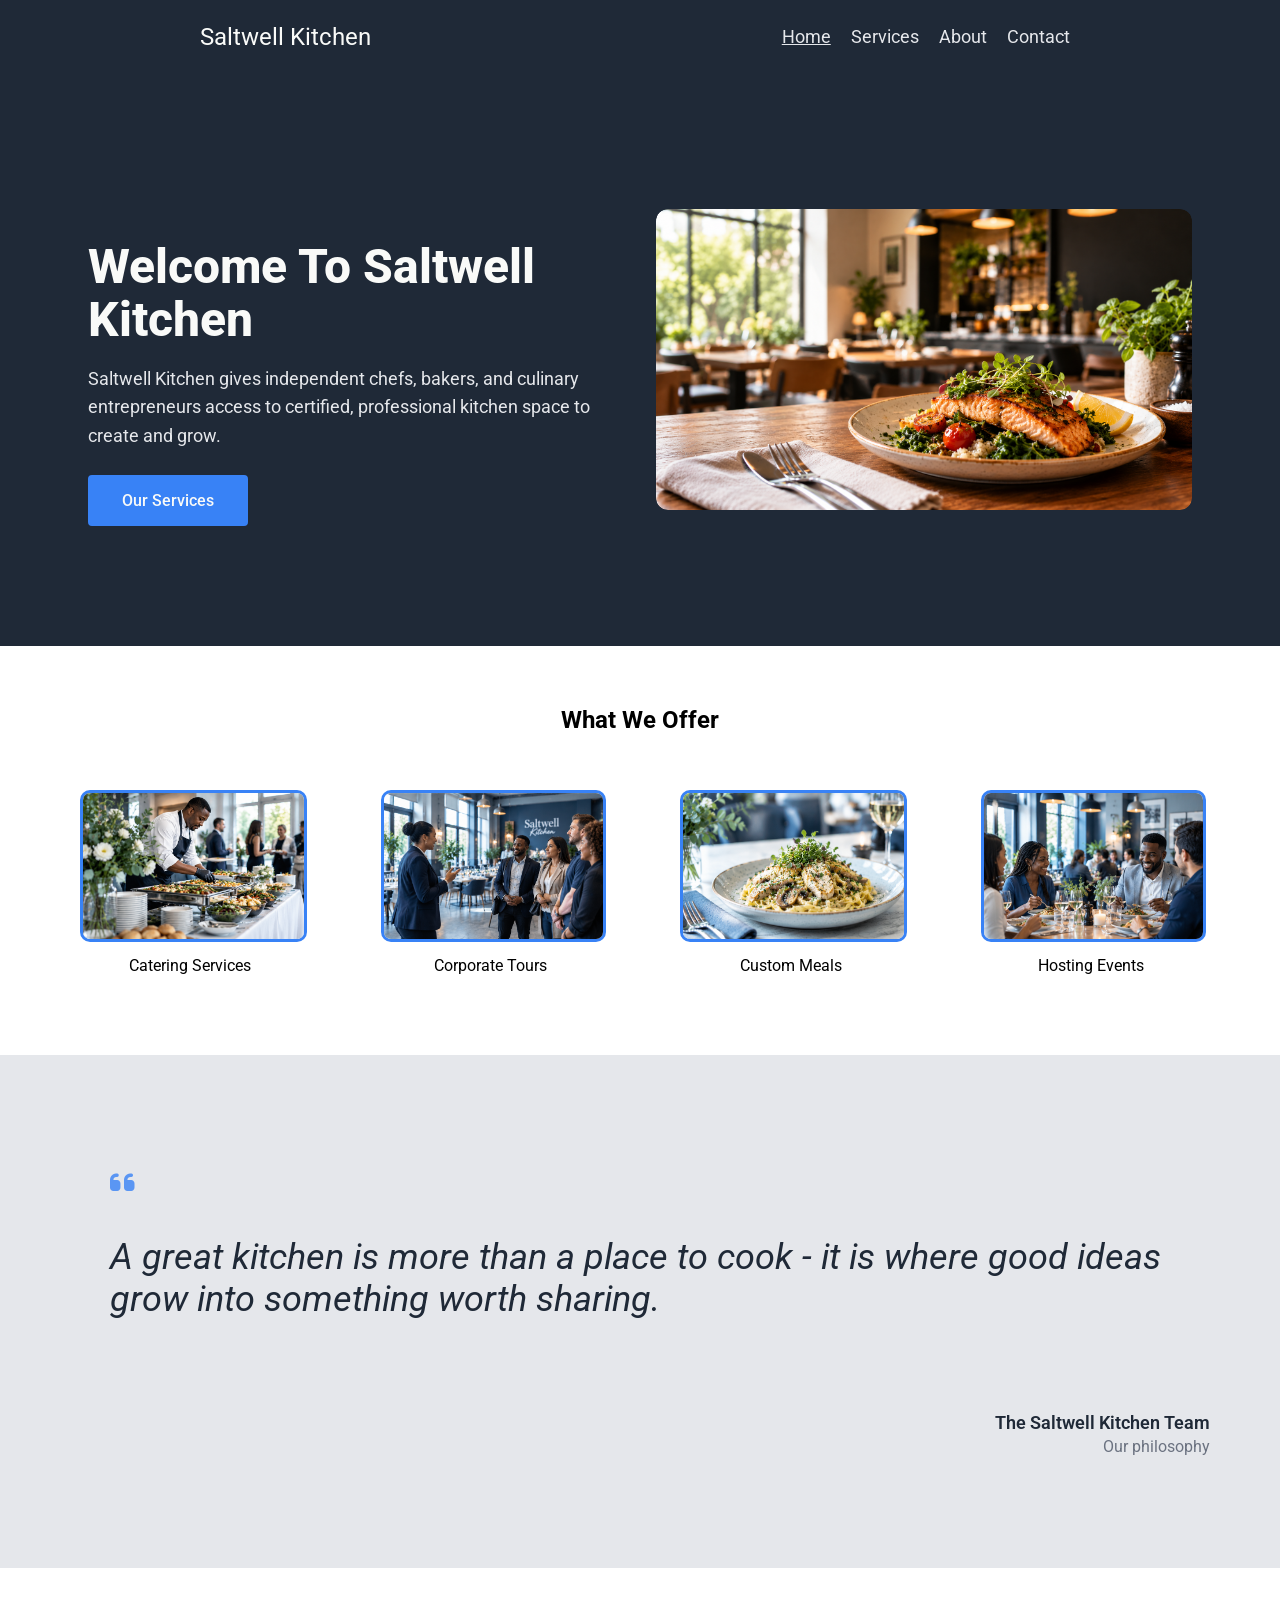
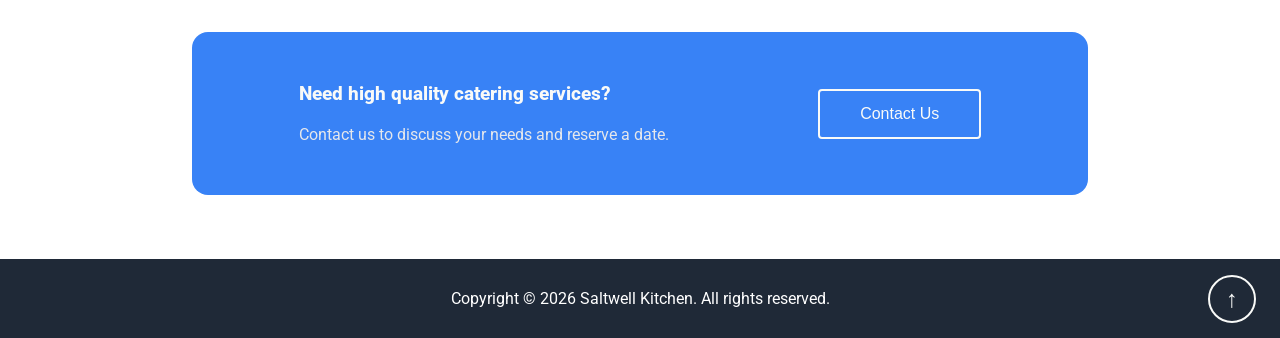
<file: index.html>
<!DOCTYPE html>
<html lang="en">
    <head>
        <meta charset="UTF-8">
        <meta name="viewport" content="width=device-width, initial-scale=1.0">
        <meta name="description" content="Saltwell Kitchen Restaurant Website">
        <title>Home | Saltwell Kitchen</title>
        <link rel="stylesheet" href="./css/base.css">
        <link rel="stylesheet" href="./css/components.css">
        <link rel="stylesheet" href="./css/index.css">
        <link rel="stylesheet" href="https://cdnjs.cloudflare.com/ajax/libs/font-awesome/6.5.1/css/all.min.css">
    </head>

    <body>
        <header class="header" id="top">
            <a class="logo" href="index.html">Saltwell Kitchen</a>

        <!-- Navbar -->
            <nav class="navbar">
                <input type="checkbox" id="menu-toggle" class="menu-toggle" aria-label="Toggle navigation menu">
                <label for="menu-toggle" class="menu-toggle-label" aria-hidden="true">
                    <span class="hamburger"></span>
                </label>

                <aside class="nav-menu" aria-label="Main navigation">
                    <label for="menu-toggle" class="nav-close" aria-label="Close navigation menu">×</label>
                    <ul>
                        <li><a href="index.html" aria-current="page">Home</a></li>
                        <li><a href="services.html">Services</a></li>
                        <li><a href="about.html">About</a></li>
                        <li><a href="contact.html">Contact</a></li>
                    </ul>
                </aside>
                <label for="menu-toggle" class="nav-overlay" aria-hidden="true">
                </label>
            </nav>
        </header>

        <main>
        <!-- Hero -->
            <section class="hero" aria-labelledby="hero-title">
                <div class="hero-inner">
                    <section class="hero-content">
                        <h1 id="hero-title" class="hero-main">Welcome To Saltwell Kitchen</h1>
                        <p class="hero-secondary">Saltwell Kitchen gives independent chefs, bakers, and culinary entrepreneurs access to certified, professional kitchen space to create and grow.</p>
                        <button">
                            <a href="services.html" class="cta-button cta-button-primary">Our Services</a>
                        </button>
                    </section>

                    <picture class="hero-figure hero-image">
                        <source srcset="./images/home/home-hero.png" type="image/png" media="(min-width: 768px)">
                        <img src="./images/home/home-hero.png" alt="Saltwell Kitchen Restaurant Star Dish" loading="lazy">
                    </picture>
                </div>
            </section>

        <h2>What We Offer</h2>

         <!-- Cards -->
        <section class="menu-cards">
            <div>
                <figure>            
                    <img src="./images/home/cards/card-catering.png" alt="Saltwell Kitchen Catering Services">
                    <figcaption>Catering Services</figcaption>
                </figure> 
            </div>

            <div>
                <figure>            
                    <img src="./images/home/cards/card-tour.png" alt="Saltwell Kitchen Corporate Tours">
                    <figcaption>Corporate Tours</figcaption>
                </figure> 
            </div>

            <div>
                <figure>            
                    <img src="./images/home/cards/card-food.png" alt="Saltwell Kitchen Custom Meals">
                    <figcaption>Custom Meals</figcaption>
                </figure> 
            </div>

            <div>
                <figure>            
                    <img src="./images/home/cards/card-event.png" alt="Saltwell Kitchen Event Hosting">
                    <figcaption>Hosting Events</figcaption>
                </figure> 
            </div>
        </section>

        <!-- Quote -->
        <section class="quote-section" aria-labelledby="quote-heading">
            <section class="quote-card">
                <blockquote>
                    <section class="quote-icon" aria-hidden="true">
                        <i class="fa-solid fa-quote-left"></i>
                    </section>
                    <p class="quote">A great kitchen is more than a place to cook - it is where good ideas grow into something worth sharing.</p>
                </blockquote>

                <p class="quote-author">
                    <strong>The Saltwell Kitchen Team</strong>
                    <span>Our philosophy</span>
                </p>
            </section>
        </section>

        <!-- CTA -->
        <section class="cta-banner" aria-labelledby="cta-heading">
            <div class="cta-content">
                <section class="cta-text-content">
                    <h3 id="cta-heading" class="cta-title">Need high quality catering services?</h3>
                    <p class="cta-text">Contact us to discuss your needs and reserve a date.</p>
                </section>

                <button class="cta-button cta-button-outline">
                    <a href="contact.html">Contact Us</a>
                </button>
            </div>
        </section>
        </main>

        <footer>
            <a class="back-to-top" href="#top" aria-label="Back to top" title="Back to top">↑</a>
            <p>Copyright © 2026 Saltwell Kitchen. All rights reserved.</p>
            
            <ul class="mobile-footer-nav">
                <li><a href="index.html" aria-current="page">Home</a></li>
                <li><a href="services.html">Services</a></li>
                <li><a href="about.html">About</a></li>
                <li><a href="contact.html">Contact</a></li>
            </ul>
        </footer>
    </body>
</html>
</file>
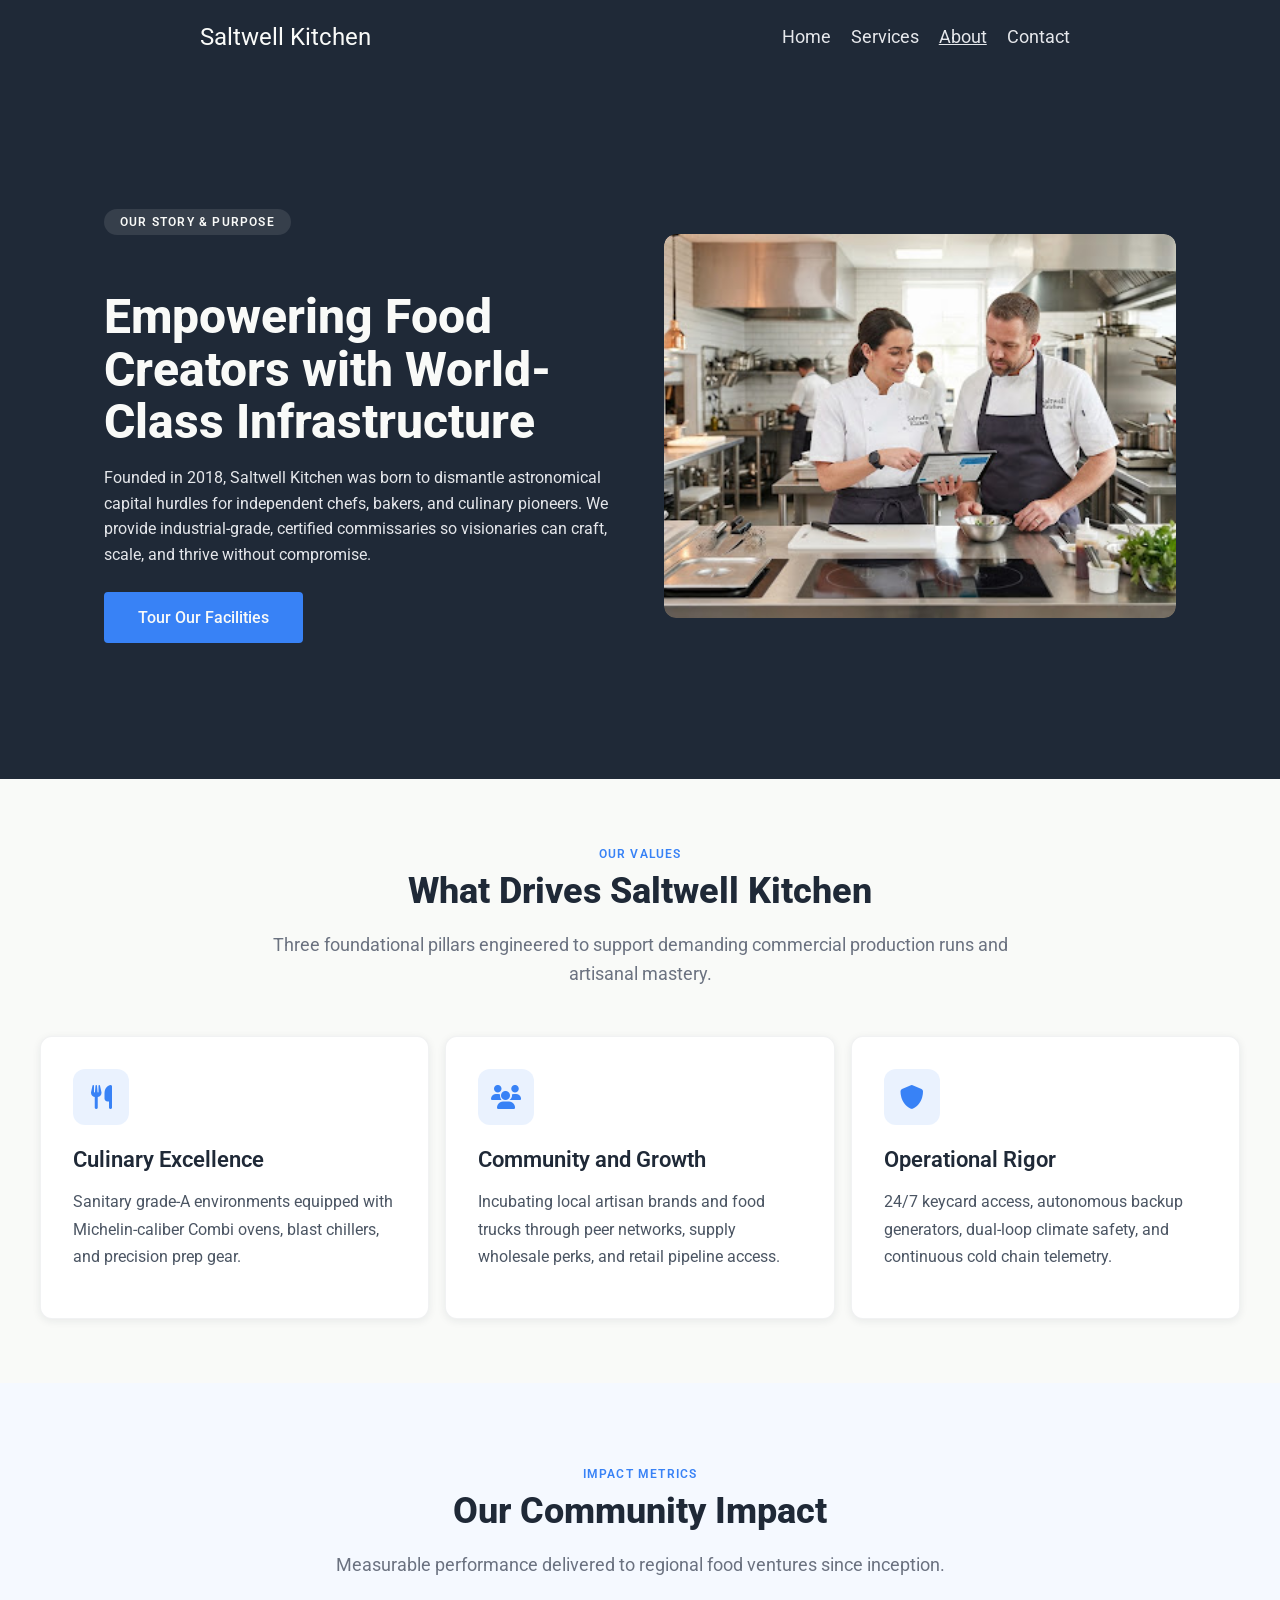
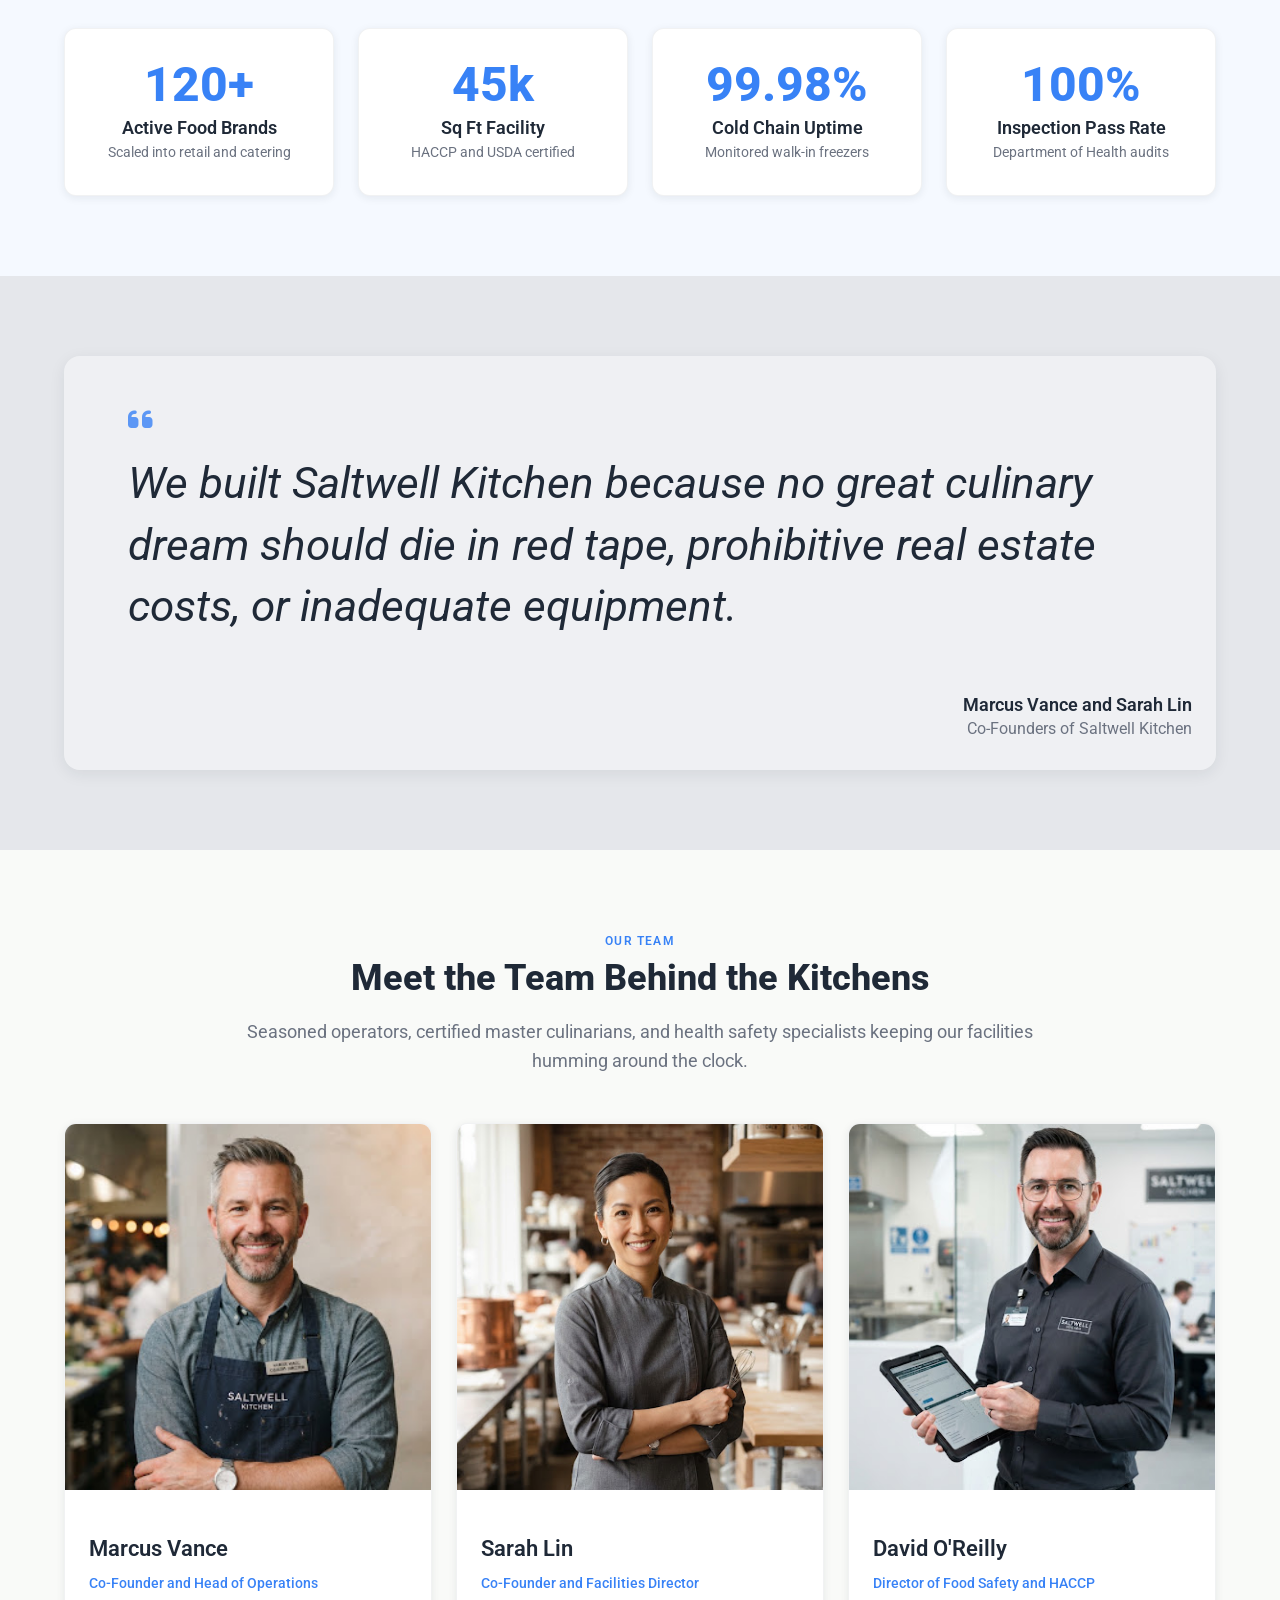
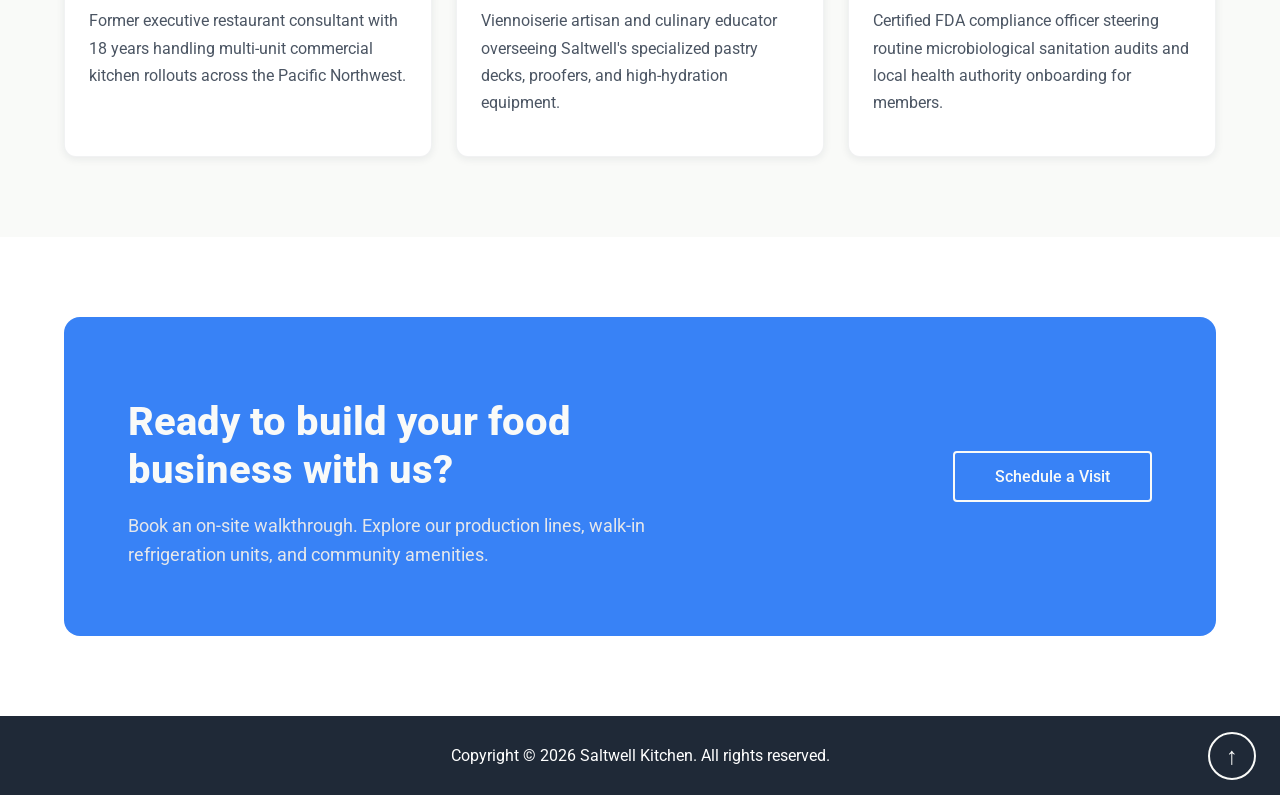
<file: about.html>
<!DOCTYPE html>
<html lang="en">
<head>
    <meta charset="UTF-8">
    <meta name="viewport" content="width=device-width, initial-scale=1.0">
    <meta name="description" content="Saltwell Kitchen - Our story, values, community impact, and the team behind the kitchens">
    <title>About Us | Saltwell Kitchen</title>
    <link rel="stylesheet" href="./css/base.css">
    <link rel="stylesheet" href="./css/components.css">
    <link rel="stylesheet" href="./css/about.css">
    <link rel="stylesheet" href="https://cdnjs.cloudflare.com/ajax/libs/font-awesome/6.5.1/css/all.min.css">
</head>
<body>
    <header class="header">
        <a class="logo" href="index.html">Saltwell Kitchen</a>

        <!-- Navbar -->
        <nav class="navbar">
            <input type="checkbox" id="menu-toggle" class="menu-toggle" aria-label="Toggle navigation menu">
            <label for="menu-toggle" class="menu-toggle-label" aria-hidden="true">
                <span class="hamburger"></span>
            </label>
            <aside class="nav-menu" aria-label="Main navigation">
                <label for="menu-toggle" class="nav-close" aria-label="Close navigation menu">×</label>
                <ul>
                    <li><a href="index.html">Home</a></li>
                    <li><a href="services.html">Services</a></li>
                    <li><a href="about.html" aria-current="page">About</a></li>
                    <li><a href="contact.html">Contact</a></li>
                </ul>
            </aside>
            <label for="menu-toggle" class="nav-overlay" aria-hidden="true"></label>
        </nav>
    </header>

    <main>
        <!-- Hero Section -->
        <section class="hero" aria-labelledby="hero-title">
            <div class="hero-inner">
                <div class="hero-content">
                    <span class="hero-label">OUR STORY & PURPOSE</span>
                    <h1 id="hero-title" class="hero-main">Empowering Food Creators with World-Class Infrastructure</h1>
                    <p class="hero-secondary">Founded in 2018, Saltwell Kitchen was born to dismantle astronomical capital hurdles for independent chefs, bakers, and culinary pioneers. We provide industrial-grade, certified commissaries so visionaries can craft, scale, and thrive without compromise.</p>
                    <a href="contact.html" class="cta-button cta-button-primary">Tour Our Facilities</a>
                </div>
                <div class="hero-image">
                    <figure class="hero-figure">
                        <picture>
                            <source srcset="./images/about/about_image.jpg" type="image/jpeg" media="(min-width: 768px)">
                            <img src="./images/about/about_image.jpg" alt="Saltwell Kitchen commercial kitchen facility with professional equipment and workstations" loading="lazy" width="800" height="600">
                        </picture>
                    </figure>
                </div>
            </div>
        </section>

        <!-- Values Section -->
        <section id="values" class="services-section" aria-labelledby="values-heading">
            <div class="section-header">
                <span class="section-label">OUR VALUES</span>
                <h2 id="values-heading" class="section-title">What Drives Saltwell Kitchen</h2>
                <p class="section-subtext">Three foundational pillars engineered to support demanding commercial production runs and artisanal mastery.</p>
            </div>
            <div class="services-flex">
                <figure class="service-card">
                    <div class="service-icon">
                        <i class="fa-solid fa-utensils" aria-hidden="true"></i>
                    </div>
                    <figcaption>
                        <h3 class="service-title">Culinary Excellence</h3>
                        <p class="service-description">Sanitary grade-A environments equipped with Michelin-caliber Combi ovens, blast chillers, and precision prep gear.</p>
                    </figcaption>
                </figure>
                <figure class="service-card">
                    <div class="service-icon">
                        <i class="fa-solid fa-users" aria-hidden="true"></i>
                    </div>
                    <figcaption>
                        <h3 class="service-title">Community and Growth</h3>
                        <p class="service-description">Incubating local artisan brands and food trucks through peer networks, supply wholesale perks, and retail pipeline access.</p>
                    </figcaption>
                </figure>
                <figure class="service-card">
                    <div class="service-icon">
                        <i class="fa-solid fa-shield" aria-hidden="true"></i>
                    </div>
                    <figcaption>
                        <h3 class="service-title">Operational Rigor</h3>
                        <p class="service-description">24/7 keycard access, autonomous backup generators, dual-loop climate safety, and continuous cold chain telemetry.</p>
                    </figcaption>
                </figure>
            </div>
        </section>

        <!-- Community Impact Section -->
        <section id="impact" class="impact-section" aria-labelledby="impact-heading">
            <div class="section-header">
                <span class="section-label">IMPACT METRICS</span>
                <h2 id="impact-heading" class="section-title">Our Community Impact</h2>
                <p class="section-subtext">Measurable performance delivered to regional food ventures since inception.</p>
            </div>
            <dl class="stats-flex">
                <div class="stat-card">
                    <dt class="stat-number">120+</dt>
                    <dd class="stat-label">Active Food Brands</dd>
                    <dd class="stat-note">Scaled into retail and catering</dd>
                </div>
                <div class="stat-card">
                    <dt class="stat-number">45k</dt>
                    <dd class="stat-label">Sq Ft Facility</dd>
                    <dd class="stat-note">HACCP and USDA certified</dd>
                </div>
                <div class="stat-card">
                    <dt class="stat-number">99.98%</dt>
                    <dd class="stat-label">Cold Chain Uptime</dd>
                    <dd class="stat-note">Monitored walk-in freezers</dd>
                </div>
                <div class="stat-card">
                    <dt class="stat-number">100%</dt>
                    <dd class="stat-label">Inspection Pass Rate</dd>
                    <dd class="stat-note">Department of Health audits</dd>
                </div>
            </dl>
        </section>

        <!-- Testimonial Section -->
        <section class="testimonial-section" aria-labelledby="testimonial-heading">
            <h2 id="testimonial-heading" class="visually-hidden">Founder Quote</h2>
            <figure class="testimonial-card">
                <blockquote class="testimonial-quote">
                    <div class="quote-icon" aria-hidden="true">
                        <i class="fa-solid fa-quote-left"></i>
                    </div>
                    <p>We built Saltwell Kitchen because no great culinary dream should die in red tape, prohibitive real estate costs, or inadequate equipment.</p>
                </blockquote>
                <figcaption class="testimonial-author">
                    <strong>Marcus Vance and Sarah Lin</strong>
                    <span>Co-Founders of Saltwell Kitchen</span>
                </figcaption>
            </figure>
        </section>

        <!-- Team Section -->
        <section id="team" class="team-section" aria-labelledby="team-heading">
            <div class="section-header">
                <span class="section-label">OUR TEAM</span>
                <h2 id="team-heading" class="section-title">Meet the Team Behind the Kitchens</h2>
                <p class="section-subtext">Seasoned operators, certified master culinarians, and health safety specialists keeping our facilities humming around the clock.</p>
            </div>
            <div class="team-flex">
                <figure class="team-card">
                    <img src="./images/about/about_image2.jpg" alt="Marcus Vance, Co-Founder and Head of Operations" loading="lazy" width="400" height="400">
                    <figcaption>
                        <h3 class="team-name">Marcus Vance</h3>
                        <p class="team-role">Co-Founder and Head of Operations</p>
                        <p class="team-bio">Former executive restaurant consultant with 18 years handling multi-unit commercial kitchen rollouts across the Pacific Northwest.</p>
                    </figcaption>
                </figure>
                <figure class="team-card">
                    <img src="./images/about/about_image3.jpg" alt="Sarah Lin, Co-Founder and Facilities Director" loading="lazy" width="400" height="400">
                    <figcaption>
                        <h3 class="team-name">Sarah Lin</h3>
                        <p class="team-role">Co-Founder and Facilities Director</p>
                        <p class="team-bio">Viennoiserie artisan and culinary educator overseeing Saltwell's specialized pastry decks, proofers, and high-hydration equipment.</p>
                    </figcaption>
                </figure>
                <figure class="team-card">
                    <img src="./images/about/about_image4.jpg" alt="David O'Reilly, Director of Food Safety and HACCP" loading="lazy" width="400" height="400">
                    <figcaption>
                        <h3 class="team-name">David O'Reilly</h3>
                        <p class="team-role">Director of Food Safety and HACCP</p>
                        <p class="team-bio">Certified FDA compliance officer steering routine microbiological sanitation audits and local health authority onboarding for members.</p>
                    </figcaption>
                </figure>
            </div>
        </section>

        <!-- CTA Banner -->
        <section class="cta-banner" aria-labelledby="cta-heading">
            <div class="cta-content">
                <div class="cta-text-content">
                    <h2 id="cta-heading" class="cta-title">Ready to build your food business with us?</h2>
                    <p class="cta-text">Book an on-site walkthrough. Explore our production lines, walk-in refrigeration units, and community amenities.</p>
                </div>
                <a href="contact.html" class="cta-button cta-button-outline">Schedule a Visit</a>
            </div>
        </section>
    </main>

    <footer>
      <a class="back-to-top" href="#top" aria-label="Back to top" title="Back to top">↑</a>
      <p>Copyright © 2026 Saltwell Kitchen. All rights reserved.</p>
      <ul class="mobile-footer-nav">
        <li><a href="index.html">Home</a></li>
        <li><a href="services.html">Services</a></li>
        <li><a href="about.html" aria-current="page">About</a></li>
        <li><a href="contact.html">Contact</a></li>
      </ul>
    </footer>
</body>
</html>
</file>
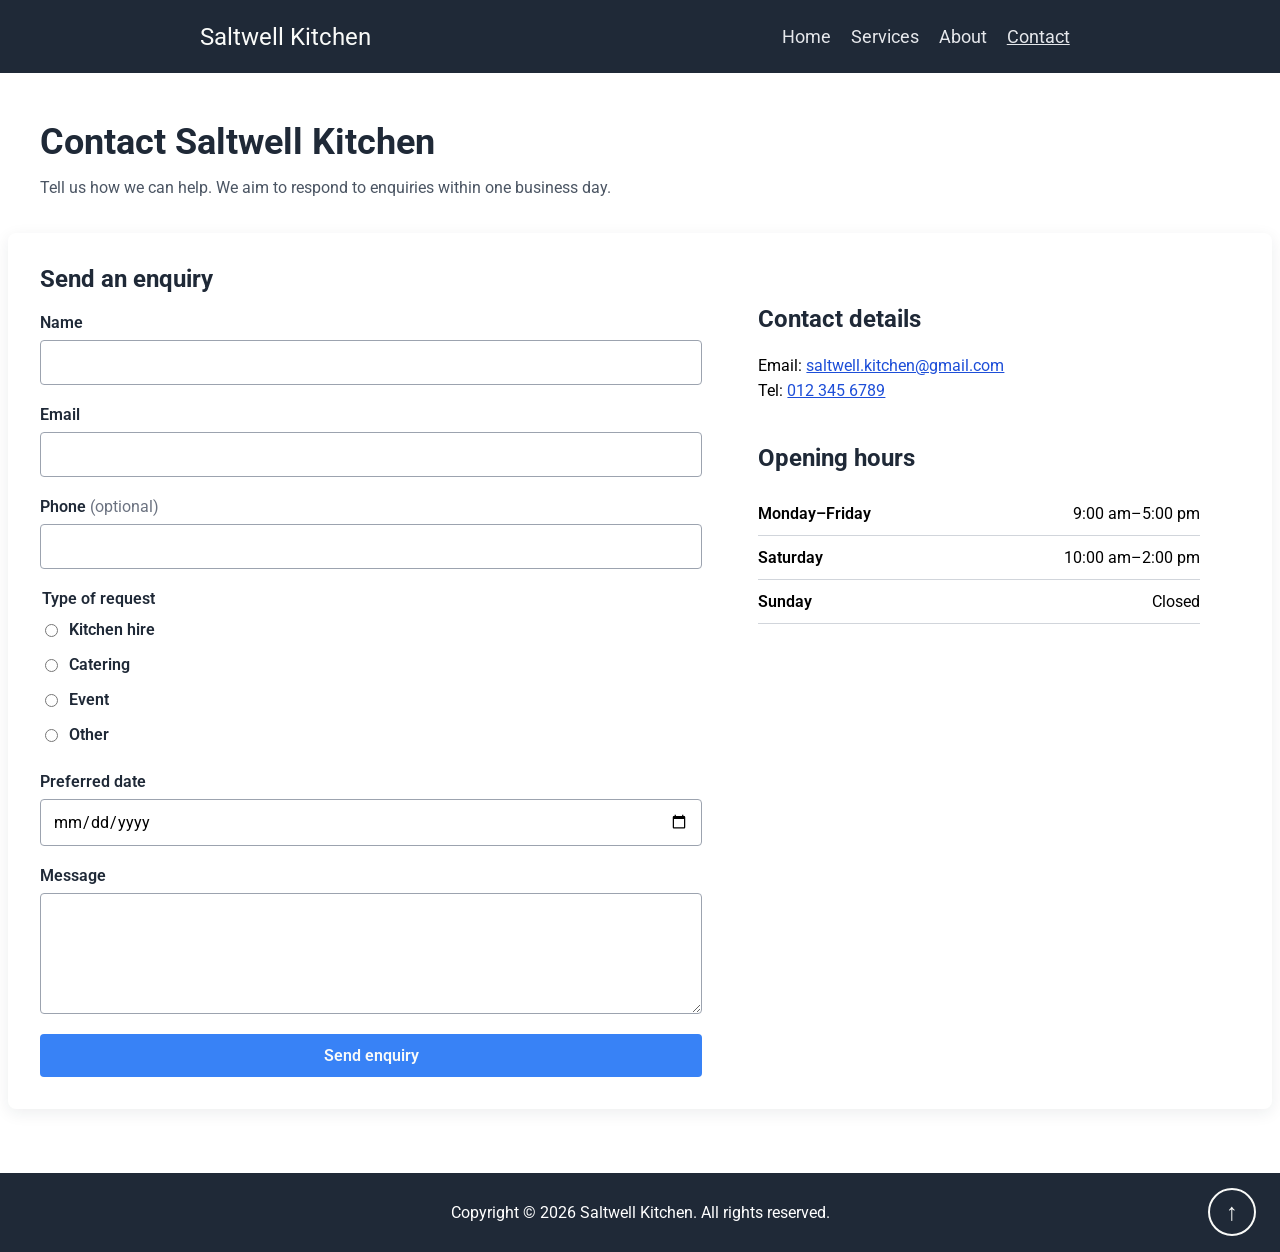
<file: contact.html>
<!DOCTYPE html>
<html lang="en">
    <head>
        <meta charset="UTF-8">
        <meta name="viewport" content="width=device-width, initial-scale=1.0">
        <meta name="description" content="Saltwell Kitchen Restaurant Website">
        <title>Contact Us | Saltwell Kitchen</title>
        <link rel="stylesheet" href="./css/base.css">
        <link rel="stylesheet" href="./css/components.css">
        <link rel="stylesheet" href="./css/contact.css">
    </head>

    <body>
        <header class="header">
            <a class="logo" href="index.html">Saltwell Kitchen</a>

        <!-- Navbar -->
            <nav class="navbar">
                <input type="checkbox" id="menu-toggle" class="menu-toggle" aria-label="Toggle navigation menu">
                <label for="menu-toggle" class="menu-toggle-label" aria-hidden="true">
                    <span class="hamburger"></span>
                </label>

                <aside class="nav-menu" aria-label="Main navigation">
                    <label for="menu-toggle" class="nav-close" aria-label="Close navigation menu">×</label>
                    <ul>
                        <li><a href="index.html">Home</a></li>
                        <li><a href="services.html">Services</a></li>
                        <li><a href="about.html">About</a></li>
                        <li><a href="contact.html" aria-current="page">Contact</a></li>
                    </ul>
                </aside>
                <label for="menu-toggle" class="nav-overlay" aria-hidden="true"></label>
            </nav>
        </header>

        <!-- Contact Form and Details -->
        <main>
            <section class="contact-intro" aria-labelledby="contact-heading">
            <h1 id="contact-heading">Contact Saltwell Kitchen</h1>
            <p>Tell us how we can help. We aim to respond to enquiries within one business day.</p>
            </section>

            <section class="contact-layout" aria-label="Enquiry form and contact information">
                <section class="contact-form-section" aria-labelledby="enquiry-heading">
                    <h2 id="enquiry-heading">Send an enquiry</h2>
                    
                    <form class="contact-form" action="mailto:saltwell.kitchen@gmail.com" method="post" enctype="text/plain">
                        <section class="form-field">
                            <label for="name">Name</label>
                            <input type="text" id="name" name="Name" autocomplete="name" required>
                        </section>

                        <section class="form-field">
                            <label for="email">Email</label>
                            <input type="email" id="email" name="Email" autocomplete="email" required>
                        </section>

                        <section class="form-field">
                            <label for="phone">Phone <span>(optional)</span></label>
                            <input type="tel" id="phone" name="Phone" autocomplete="tel">
                        </section>

                        <fieldset class="form-field request-type">
                            <legend>Type of request</legend>
                            <label><input type="radio" name="Request type" value="Kitchen hire" required> Kitchen hire</label>
                            <label><input type="radio" name="Request type" value="Catering"> Catering</label>
                            <label><input type="radio" name="Request type" value="Event"> Event</label>
                            <label><input type="radio" name="Request type" value="Other"> Other</label>
                        </fieldset>

                        <section class="form-field">
                            <label for="date">Preferred date</label>
                            <input type="date" id="date" name="Preferred date">
                        </section>

                        <section class="form-field">
                            <label for="message">Message</label>
                            <textarea id="message" name="Message" rows="5" required></textarea>
                        </section>

                        <button class="contact-submit" type="submit">Send enquiry</button>
                    </form>
                </section>

                <aside class="contact-details">
                    <section aria-labelledby="details-heading">
                        <h2 id="details-heading">Contact details</h2>
                        <p>Email: <a href="mailto:saltwell.kitchen@gmail.com">saltwell.kitchen@gmail.com</a></p>
                        <p>Tel: <a href="tel:0123456789">012 345 6789</a></p>
                    </section>

                    <section aria-labelledby="hours-heading">
                        <h2 id="hours-heading">Opening hours</h2>
                        <table class="hours-table">
                            <tbody>
                                <tr><th scope="row">Monday–Friday</th><td>9:00 am–5:00 pm</td></tr>
                                <tr><th scope="row">Saturday</th><td>10:00 am–2:00 pm</td></tr>
                                <tr><th scope="row">Sunday</th><td>Closed</td></tr>
                            </tbody>
                        </table>
                    </section>
                </aside>
            </section>
        </main>

    <footer>
        <a class="back-to-top" href="#top" aria-label="Back to top" title="Back to top">↑</a>
        <p>Copyright © 2026 Saltwell Kitchen. All rights reserved.</p>
        
        <ul class="mobile-footer-nav">
            <li><a href="index.html">Home</a></li>
            <li><a href="services.html">Services</a></li>
            <li><a href="about.html">About</a></li>
            <li><a href="contact.html" aria-current="page">Contact</a></li>
        </ul>
    </footer>
    </body>
</html>
</file>
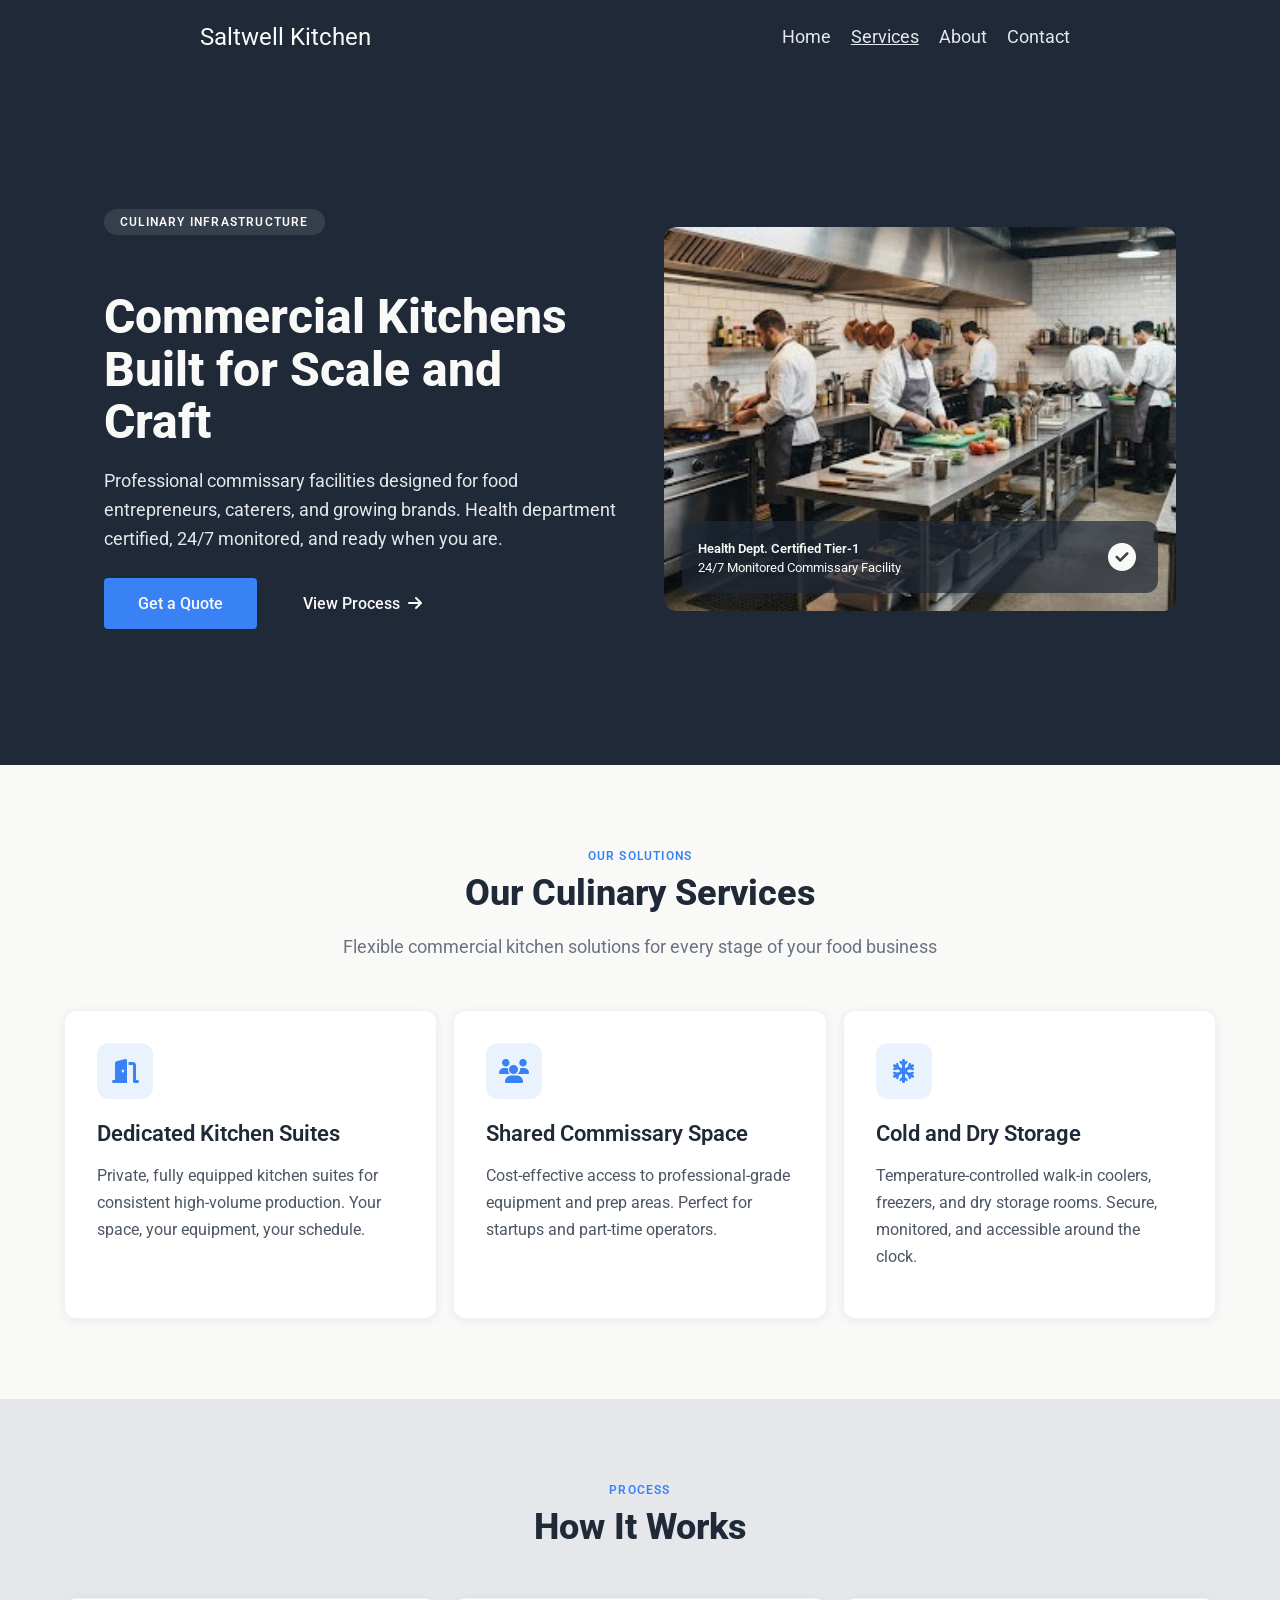
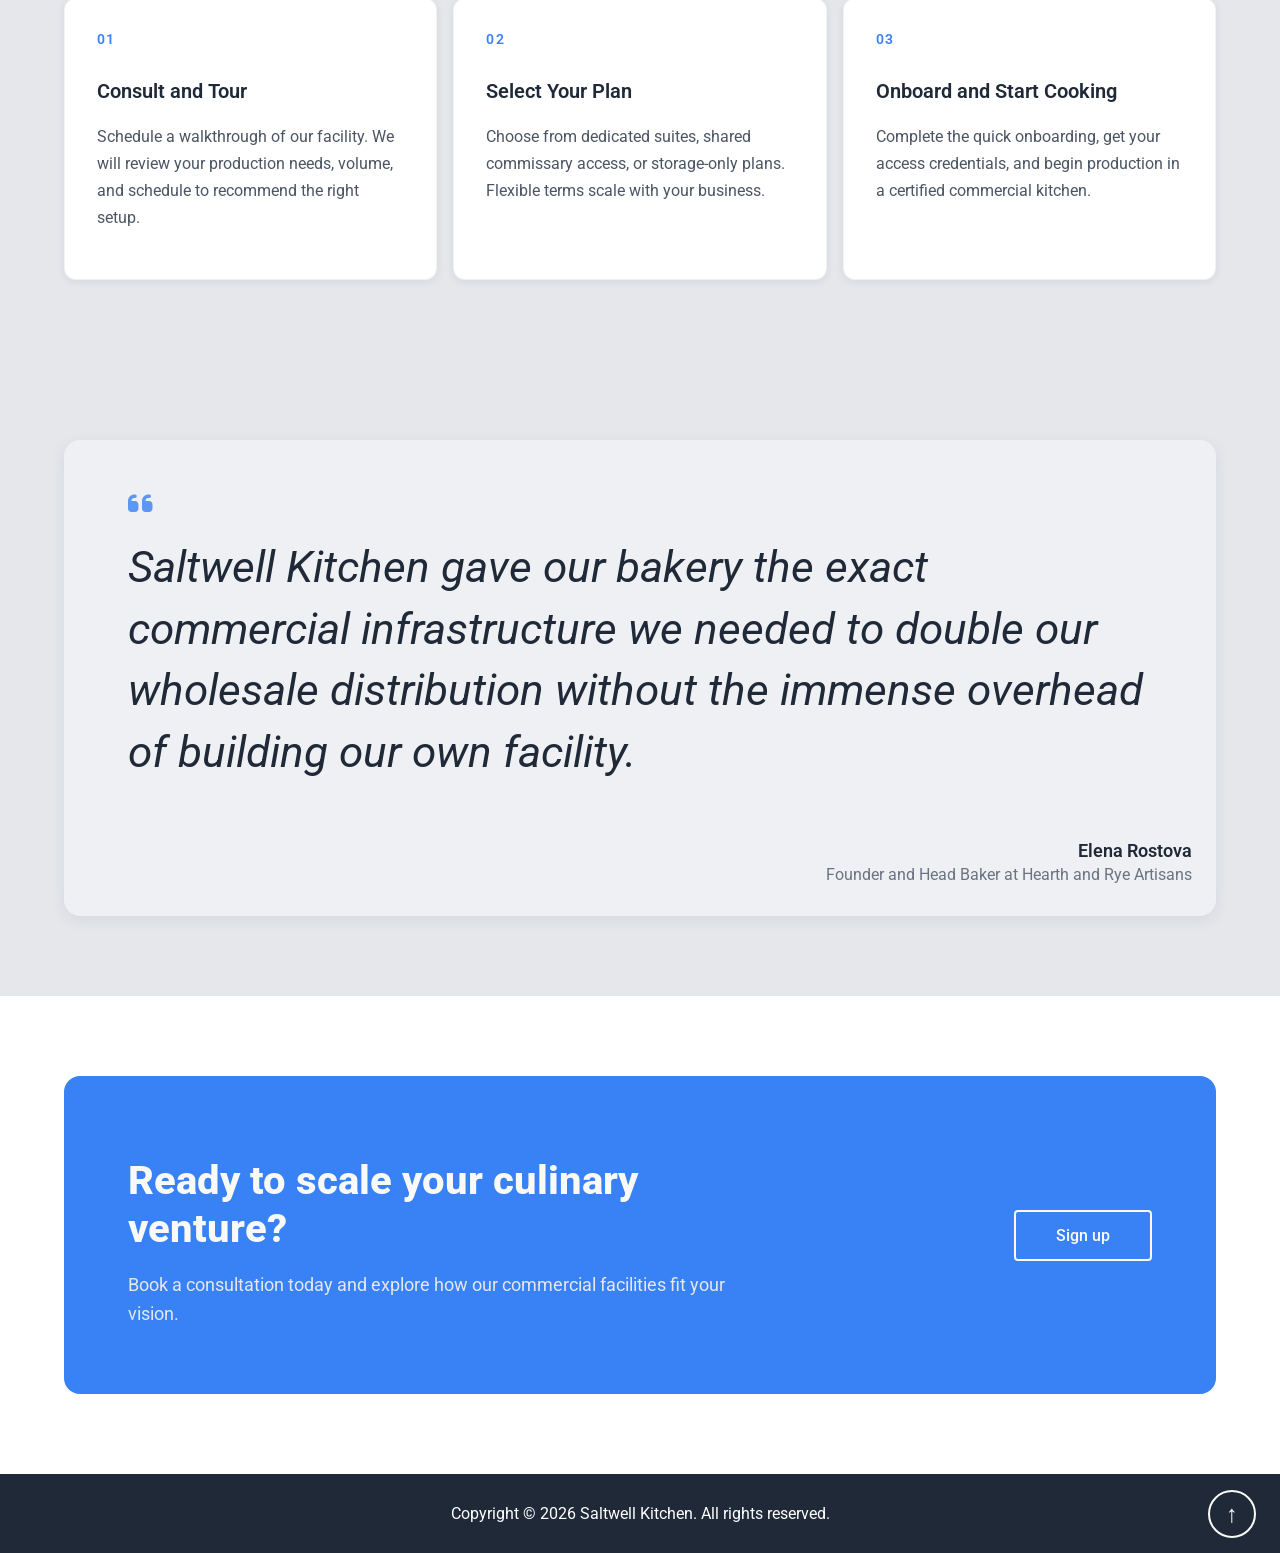
<file: services.html>
<!DOCTYPE html>
<html lang="en">
<head>
    <meta charset="UTF-8">
    <meta name="viewport" content="width=device-width, initial-scale=1.0">
    <meta name="description" content="Saltwell Kitchen - Commercial kitchen facilities and culinary infrastructure services">
    <title>Our Services | Saltwell Kitchen</title>
    <link rel="stylesheet" href="./css/base.css">
    <link rel="stylesheet" href="./css/components.css">
    <link rel="stylesheet" href="./css/services.css">
    <link rel="stylesheet" href="https://cdnjs.cloudflare.com/ajax/libs/font-awesome/6.5.1/css/all.min.css">
</head>
<body>
    <header class="header">
        <a class="logo" href="index.html">Saltwell Kitchen</a>
       
        <!-- Navbar -->
        <nav class="navbar">
            <input type="checkbox" id="menu-toggle" class="menu-toggle" aria-label="Toggle navigation menu">
            <label for="menu-toggle" class="menu-toggle-label" aria-hidden="true">
                <span class="hamburger"></span>
            </label>
            <aside class="nav-menu" aria-label="Main navigation">
                <label for="menu-toggle" class="nav-close" aria-label="Close navigation menu">×</label>
                <ul>
                    <li><a href="index.html">Home</a></li>
                    <li><a href="services.html" aria-current="page">Services</a></li>
                    <li><a href="about.html">About</a></li>
                    <li><a href="contact.html">Contact</a></li>
                </ul>
            </aside>
            <label for="menu-toggle" class="nav-overlay" aria-hidden="true"></label>
        </nav>
    </header>

    <main>
        <!-- Hero Section -->
        <section class="hero" aria-labelledby="hero-title">
            <div class="hero-inner">
                <div class="hero-content">
                    <span class="hero-label">CULINARY INFRASTRUCTURE</span>
                    <h1 id="hero-title" class="hero-main">Commercial Kitchens Built for Scale and Craft</h1>
                    <p class="hero-secondary">Professional commissary facilities designed for food entrepreneurs, caterers, and growing brands. Health department certified, 24/7 monitored, and ready when you are.</p>
                    <div class="hero-buttons">
                        <a href="contact.html" class="cta-button cta-button-primary">Get a Quote</a>
                        <a href="#process" class="cta-button cta-button-secondary">
                            View Process
                            <i class="fa-solid fa-arrow-right" aria-hidden="true"></i>
                        </a>
                    </div>
                </div>
                <div class="hero-image">
                    <figure class="hero-figure">
                        <picture>
                            <source srcset="./images/services/our_services_image.jpg" type="image/jpeg" media="(min-width: 768px)">
                            <img src="./images/services/our_services_image.jpg" alt="Saltwell Kitchen commercial kitchen facility with professional equipment and workstations" loading="lazy">
                        </picture>
                        <figcaption class="hero-caption">
                            <div class="caption-text">
                                <span>Health Dept. Certified Tier-1</span>
                                <span>24/7 Monitored Commissary Facility</span>
                            </div>
                            <div class="caption-icon" aria-hidden="true">
                                <i class="fa-solid fa-circle-check"></i>
                            </div>
                        </figcaption>
                    </figure>
                </div>
            </div>
        </section>

        <!-- Services Section -->
        <section id="services" class="services-section" aria-labelledby="services-heading">
            <div class="section-header">
                <span class="section-label">OUR SOLUTIONS</span>
                <h2 id="services-heading" class="section-title">Our Culinary Services</h2>
                <p class="section-subtext">Flexible commercial kitchen solutions for every stage of your food business</p>
            </div>
            <div class="services-flex">
                <figure class="service-card">
                    <div class="service-icon">
                        <i class="fa-solid fa-door-open" aria-hidden="true"></i>
                    </div>
                    <figcaption>
                        <h3 class="service-title">Dedicated Kitchen Suites</h3>
                        <p class="service-description">Private, fully equipped kitchen suites for consistent high-volume production. Your space, your equipment, your schedule.</p>
                    </figcaption>
                </figure>

                <figure class="service-card">
                    <div class="service-icon">
                        <i class="fa-solid fa-users" aria-hidden="true"></i>
                    </div>
                    <figcaption>
                        <h3 class="service-title">Shared Commissary Space</h3>
                        <p class="service-description">Cost-effective access to professional-grade equipment and prep areas. Perfect for startups and part-time operators.</p>
                    </figcaption>
                </figure>

                <figure class="service-card">
                    <div class="service-icon">
                        <i class="fa-solid fa-snowflake" aria-hidden="true"></i>
                    </div>
                    <figcaption>
                        <h3 class="service-title">Cold and Dry Storage</h3>
                        <p class="service-description">Temperature-controlled walk-in coolers, freezers, and dry storage rooms. Secure, monitored, and accessible around the clock.</p>
                    </figcaption>
                </figure>
            </div>
        </section>

        <!-- Process / How It Works Section -->
        <section id="process" class="process-section" aria-labelledby="process-heading">
            <div class="section-header">
                <span class="section-label">PROCESS</span>
                <h2 id="process-heading" class="section-title">How It Works</h2>
            </div>
            <div class="process-flex">
                <figure class="process-step">
                    <div class="step-number">01</div>
                    <figcaption>
                        <h3 class="step-title">Consult and Tour</h3>
                        <p class="step-description">Schedule a walkthrough of our facility. We will review your production needs, volume, and schedule to recommend the right setup.</p>
                    </figcaption>
                </figure>
                <figure class="process-step">
                    <div class="step-number">02</div>
                    <figcaption>
                        <h3 class="step-title">Select Your Plan</h3>
                        <p class="step-description">Choose from dedicated suites, shared commissary access, or storage-only plans. Flexible terms scale with your business.</p>
                    </figcaption>
                </figure>
                <figure class="process-step">
                    <div class="step-number">03</div>
                    <figcaption>
                        <h3 class="step-title">Onboard and Start Cooking</h3>
                        <p class="step-description">Complete the quick onboarding, get your access credentials, and begin production in a certified commercial kitchen.</p>
                    </figcaption>
                </figure>
            </div>
        </section>

        <!-- Testimonial Section -->
        <section class="testimonial-section" aria-labelledby="testimonial-heading">
            <h2 id="testimonial-heading" class="visually-hidden">Client Testimonial</h2>
            <figure class="testimonial-card">
                <blockquote class="testimonial-quote">
                    <div class="quote-icon" aria-hidden="true">
                        <i class="fa-solid fa-quote-left"></i>
                    </div>
                    <p>Saltwell Kitchen gave our bakery the exact commercial infrastructure we needed to double our wholesale distribution without the immense overhead of building our own facility.</p>
                </blockquote>
                <figcaption class="testimonial-author">
                    <strong>Elena Rostova</strong>
                    <span>Founder and Head Baker at Hearth and Rye Artisans</span>
                </figcaption>
            </figure>
        </section>

        <!-- Call-to-Action Banner -->
        <section class="cta-banner" aria-labelledby="cta-heading">
            <div class="cta-content">
                <div class="cta-text-content">
                    <h2 id="cta-heading" class="cta-title">Ready to scale your culinary venture?</h2>
                    <p class="cta-text">Book a consultation today and explore how our commercial facilities fit your vision.</p>
                </div>
                <a href="contact.html" class="cta-button cta-button-outline">Sign up</a>
            </div>
        </section>
    </main>

    <footer>
      <a class="back-to-top" href="#top" aria-label="Back to top" title="Back to top">↑</a>
      <p>Copyright © 2026 Saltwell Kitchen. All rights reserved.</p>
      <ul class="mobile-footer-nav">
        <li><a href="index.html">Home</a></li>
        <li><a href="services.html" aria-current="page">Services</a></li>
        <li><a href="about.html">About</a></li>
        <li><a href="contact.html">Contact</a></li>
        </ul>
    </footer>
</body>
</html>
</file>
<file: css/base.css>
@import url('https://fonts.googleapis.com/css2?family=Roboto:ital,wght@0,100..900;1,100..900&display=swap');

:root {
    --dark: #1F2937;
    /* hero + footer background, info-header text */
    --light-text: #F9FAF8;
    /* hero-main text, logo text */
    --muted: #E5E7EB;
    /* quote background, hero-secondary + header link text */
    --blue: #3882F6;
    /* button, CTA background */
    --extra-bold: 800;
    /* hero-main weight */
}

body {
    font-family: 'Roboto', sans-serif;
    margin: 0;
}

.hero,
header,
footer {
    background-color: var(--dark);
}

.hero-main {
    font-size: 48px;
    font-weight: var(--extra-bold);
    color: var(--light-text);
}

.hero-secondary,
header a {
    font-size: 18px;
    color: var(--muted);
}

header .logo {
    font-size: 24px;
    color: var(--light-text);
}

button,
.cta {
    background-color: var(--blue);
}

.info-header text {
    font-size: 36px;
    font-weight: var(--extra-bold);
    color: var(--dark);
}

blockquote {
    background-color: var(--muted);
}

.quote {
    font-size: 36px;
    font-weight: light;
    font-style: italic;
    color: var(--dark);
}

/* Media Queries */
@media (max-width: 375px) {
    h1.hero-main  {
        font-size: 18px;
    }

    h2.cta-title {
        font-size: 15px;
    }

    .quote {
      font-size: 12px;
    }
}

@media (max-width: 768px) {
    h1.hero-main {
        font-size: 36px;
    }

    h2.cta-title {
        font-size: 32px;
    }

    .quote {
        font-size: 24px;
    }
}
</file>
<file: css/components.css>
/* Header */
header {
    display: flex;
    justify-content: space-around;
    align-items: center;
}

header a {
    text-decoration: none;
}

/* Navbar */
nav ul {
    display: flex;
    gap: 20px;
    padding: 10px;
}

nav li {
    list-style: none;
}

.nav-menu li a:hover {
    color: var(--blue);
}

.mobile-footer-nav li a {
    color: var(--muted);
    text-decoration: none;
}

.nav-menu a[aria-current="page"] {
    text-decoration: underline;
}

.mobile-footer-nav a[aria-current="page"] {
    text-decoration: underline;
}

.mobile-footer-nav {
    display: flex;
    flex-direction: column;
    list-style: none;
}

footer .mobile-footer-nav{
    display: none;
}

.mobile-footer-nav li a:hover {
    color: var(--blue);
}

.mobile-footer-nav a:focus-visible {
    outline: 3px solid var(--blue);
    outline-offset: 2px;
}

.nav-overlay {
    display: none;
}

.nav-close {
    display: none;
}

/* Cards */
.menu-cards img {
    width: 100%;
    height: 100%;
    border: 3px solid var(--blue);
    border-radius: 10px;
}

.menu-cards figcaption {
    text-align: center;
}

.menu-cards {
    display: flex;
    justify-content: center;
    width: calc(100% - 3rem);
    max-width: 1200px;
    box-sizing: border-box;
    margin: 0 auto;
}

.menu-cards figcaption {
    margin-top: 10px;

}

.menu-toggle {
    position: absolute;
    width: 1px;
    height: 1px;
    padding: 0;
    margin: -1px;
    overflow: hidden;
    clip: rect(0, 0, 0, 0);
    white-space: nowrap;
    border: 0;
}

.menu-toggle-label {
    display: none;
}

.cta {
    color: white;
}

/* Footer */
footer {
    position: relative;
    color: white;
    text-align: center;
}

footer p {
    margin: 0;
    padding: 30px 4.5rem;
}

.back-to-top {
    position: absolute;
    top: 50%;
    right: 1.5rem;
    display: flex;
    width: 44px;
    height: 44px;
    align-items: center;
    justify-content: center;
    transform: translateY(-50%);
    border: 2px solid var(--light-text);
    border-radius: 50%;
    color: var(--light-text);
    font-size: 1.5rem;
    line-height: 1;
    text-decoration: none;
    transition: background-color 0.2s ease, color 0.2s ease;
}

.back-to-top:hover {
    background-color: var(--light-text);
    color: var(--dark);
}

.back-to-top:focus-visible {
    outline: 2px solid var(--light-text);
    outline-offset: 4px;
}

/* Media Queries */
@media (max-width: 375px) {
    .menu-cards {
        flex-direction: column;
    }
}

@media (max-width: 768px) {
    .menu-cards {
        flex-direction: column;
    }

    header.header {
        justify-content: space-between;
        padding: 1rem 1.5rem;
        box-sizing: border-box;
    }

    .navbar {
        position: relative;
    }

    .menu-toggle-label {
        display: flex;
        width: 44px;
        height: 44px;
        align-items: center;
        justify-content: center;
        cursor: pointer;
        color: var(--light-text);
    }

    .menu-toggle:focus-visible + .menu-toggle-label {
        outline: 2px solid var(--light-text);
        outline-offset: 2px;
    }

    .hamburger,
    .hamburger::before,
    .hamburger::after {
        display: block;
        width: 24px;
        height: 2px;
        background-color: currentColor;
        transition: transform 0.2s ease, background-color 0.2s ease;
    }

    .hamburger {
        position: relative;
    }

    .hamburger::before,
    .hamburger::after {
        position: absolute;
        content: "";
        left: 0;
    }

    .hamburger::before {
        transform: translateY(-7px);
    }

    .hamburger::after {
        transform: translateY(7px);
    }

    .menu-toggle:checked + .menu-toggle-label .hamburger {
        background-color: transparent;
    }

    .menu-toggle:checked + .menu-toggle-label .hamburger::before {
        transform: rotate(45deg);
    }

    .menu-toggle:checked + .menu-toggle-label .hamburger::after {
        transform: rotate(-45deg);
    }

    .nav-menu {
        position: fixed;
        inset: 0 0 0 auto;
        z-index: 1001;
        width: min(320px, 85vw);
        height: 100vh;
        height: 100dvh;
        box-sizing: border-box;
        margin: 0;
        padding: 1.5rem;
        overflow-y: auto;
        background-color: var(--dark);
        box-shadow: -8px 0 24px rgb(0 0 0 / 20%);
        transform: translateX(100%);
        visibility: hidden;
        transition: transform 0.25s ease, visibility 0.25s ease;
    }

    .nav-menu ul {
        flex-direction: column;
        gap: 0;
        margin: 0;
        padding: 3rem 0 0;
    }

    .nav-close {
        position: absolute;
        top: 1rem;
        right: 1.5rem;
        display: flex;
        width: 44px;
        height: 44px;
        align-items: center;
        justify-content: center;
        color: var(--light-text);
        font-size: 2rem;
        line-height: 1;
        cursor: pointer;
    }

    .menu-toggle:checked ~ .nav-menu {
        transform: translateX(0);
        visibility: visible;
    }

    .nav-overlay {
        position: fixed;
        inset: 0;
        z-index: 1000;
        background-color: rgb(0 0 0 / 45%);
    }

    .menu-toggle:checked ~ .nav-overlay {
        display: block;
    }

    .nav-menu li a {
        display: block;
        padding: 1rem 0.5rem;
    }

    .mobile-footer-nav {
        display: flex;
        flex-direction: column;
        gap: 0;
        width: min(320px, 85vw);
        margin: 0 auto;
        padding: 0;
    }

    .mobile-footer-nav li a {
        display: block;
        padding: 1rem 0.5rem;
        text-align: center;
    }

    footer .mobile-footer-nav{
    display: block;
}
}

@media (max-width: 1200px) {
    .menu-cards {
        flex-direction: column;
        justify-content: center;
    }
}
</file>
<file: css/index.css>
main h2 {
    text-align: center;
    margin-top: 60px;
    margin-bottom: 40px;
}

/* Hero */
.hero {
    display: flex;
    align-items: center;
    background-color: var(--dark);
    color: var(--light-text);
    padding: 2.5rem 1.5rem;
    gap: 2rem;
    width: 100%;
    box-sizing: border-box;
}

.hero-inner {
    display: flex;
    flex-direction: row;
    align-items: center;
    gap: 2rem;
    max-width: 1200px;
    width: 100%;
    margin: 0 auto;
    box-sizing: border-box;
}

.hero-content {
    align-self: flex-start;
    flex: 1;
    min-width: 0;
    max-width: 600px;
    width: 100%;
}

.hero-main {
    line-height: 1.1;
    margin-bottom: 1rem;
}

.hero-secondary {
    line-height: 1.6;
    margin-bottom: 1.5rem;
}

.cta-button {
    display: inline-flex;
    align-items: center;
    gap: 0.5rem;
    padding: 0.875rem 2rem;
    border-radius: 4px;
    font-weight: 500;
    font-size: 16px;
    transition: background-color 0.2s ease, transform 0.1s ease, border-color 0.2s ease;
    white-space: nowrap;
}

.cta-button a{
    text-decoration: none;
    color: var(--light-text);
}

.cta-button a:hover{
    color: black;
}

.cta-button-primary {
    background-color: var(--blue);
    color: var(--light-text);
    border: 2px solid var(--blue);
    text-decoration: none;
}

.cta-button-primary:hover {
    background-color: #2563eb;
    border-color: #2563eb;
    transform: translateY(-1px);
}

.cta-button:active {
    transform: translateY(0);
}

.hero-image {
    flex: 1;
    min-width: 0;
    width: 100%;
    max-width: 600px;
}

.hero-figure {
    position: relative;
    width: 100%;
    margin: 0;
    border-radius: 12px;
    overflow: hidden;
}

.hero-figure img {
    display: block;
    width: 100%;
    height: auto;
    border-radius: 12px;
}

.caption-text {
    display: flex;
    flex-direction: column;
    gap: 0.125rem;
}

.caption-text span {
    font-size: 13px;
    color: var(--light-text);
    line-height: 1.3;
}

.caption-text span:first-child {
    font-weight: 600;
}

.caption-icon {
    width: 40px;
    height: 40px;
    border-radius: 50%;
    display: flex;
    align-items: center;
    justify-content: center;
    color: var(--light-text);
    font-size: 28px;
    flex-shrink: 0;
}

/* Quote */
.quote-section {
    background-color: var(--muted);
    padding: 4rem 1.5rem;
    margin-top: 4rem;
}

.quote-card {
    max-width: 1140px;
    margin: 0 auto;
    border-radius: 16px;
    padding: 2rem 1.5rem;
}

blockquote {
    position: relative;
    padding-bottom: 2rem;
    margin-bottom: 1.5rem;
    background-color: transparent;
}

.quote-icon {
    color: var(--blue);
    font-size: 28px;
    margin-bottom: 1rem;
    opacity: 0.8;
}

.quote-author {
    text-align: right;
    display: flex;
    flex-direction: column;
    align-items: flex-end;
    gap: 0.25rem;
}

.quote-author strong {
    font-size: 18px;
    font-weight: 600;
    color: var(--dark);
}

.quote-author span {
    font-size: 16px;
    color: #6b7280;
    font-weight: 400;
}

/* CTA */
.cta-banner {
    padding: 4rem 1.5rem;
}

.cta-content {
    max-width: 800px;
    margin: 0 auto;
    background-color: var(--blue);
    border-radius: 16px;
    padding: 2rem 3rem;
    display: flex;
    justify-content: space-around;
    align-items: center;
    gap: 2rem;
}

.cta-text-content {
    max-width: 600px;
}

.cta-title {
    font-weight: var(--extra-bold);
    color: var(--light-text);
    margin-bottom: 0.75rem;
    line-height: 1.2;
}

.cta-text {
    color: var(--muted);
    line-height: 1.6;
}

.cta-button-outline {
    background-color: transparent;
    color: var(--light-text);
    border: 2px solid var(--light-text);
    padding: 0.875rem 2.5rem;
}

.cta-button-outline:hover {
    background-color: var(--light-text);
    color: var(--dark);
    transform: translateY(-1px);
}

/* Media Queries*/
@media (max-width: 375px) {
    .hero-inner, .cta-content {
        flex-direction: column;
    }

    .hero-content {
        text-align: center;
    }
}

@media (max-width: 768px) {
    .hero-inner, .cta-content {
        flex-direction: column;
    }

    .hero-content {
        text-align: center;
    }
}

@media (min-width: 769px) {
    .hero-inner {
        padding: 5rem 3rem;
    }
}
</file>
<file: css/about.css>
/* ========================================
   ABOUT PAGE STYLES
   Uses CSS variables from base.css:
   --dark: #1F2937, --light-text: #F9FAF8,
   --muted: #E5E7EB, --blue: #3882F6,
   --extra-bold: 800
======================================== */

/* ===== CONTAINER HELPER ===== */
.container {
    width: 100%;
    max-width: 1200px;
    margin: 0 auto;
    padding: 0 1.5rem;
}

/* ===== VISUALLY HIDDEN (for accessibility) ===== */
.visually-hidden {
    position: absolute;
    width: 1px;
    height: 1px;
    padding: 0;
    margin: -1px;
    overflow: hidden;
    clip: rect(0, 0, 0, 0);
    white-space: nowrap;
    border: 0;
}

/* ===== HERO SECTION ===== */
.hero {
    display: flex;
    flex-direction: column;
    align-items: center;
    background-color: var(--dark);
    color: var(--light-text);
    padding: 2.5rem 1.5rem;
    gap: 2rem;
    text-align: center;
    width: 100%;
    box-sizing: border-box;
}

.hero-inner {
    display: flex;
    flex-direction: column;
    align-items: center;
    gap: 2rem;
    max-width: 1200px;
    width: 100%;
    box-sizing: border-box;
}

.hero-content {
    max-width: 600px;
    width: 100%;
}

.hero-label {
    display: inline-block;
    background-color: rgba(249, 250, 248, 0.1);
    color: var(--light-text);
    font-size: 12px;
    font-weight: 600;
    letter-spacing: 0.1em;
    text-transform: uppercase;
    padding: 0.375rem 1rem;
    border-radius: 9999px;
    margin-bottom: 1rem;
}

.hero-main {
    font-size: 48px;
    font-weight: var(--extra-bold);
    color: var(--light-text);
    line-height: 1.1;
    margin-bottom: 1rem;
}

.hero-secondary {
    font-size: 18px;
    color: var(--muted);
    line-height: 1.6;
    margin-bottom: 1.5rem;
}

.cta-button {
    display: inline-flex;
    align-items: center;
    gap: 0.5rem;
    padding: 0.875rem 2rem;
    border-radius: 4px;
    font-weight: 500;
    font-size: 16px;
    text-decoration: none;
    transition: background-color 0.2s ease, transform 0.1s ease, border-color 0.2s ease;
    white-space: nowrap;
}

.cta-button-primary {
    background-color: var(--blue);
    color: var(--light-text);
    border: 2px solid var(--blue);
}

.cta-button-primary:hover {
    background-color: #2563eb;
    border-color: #2563eb;
    transform: translateY(-1px);
}

.cta-button:active {
    transform: translateY(0);
}

.hero-image {
    width: 100%;
    max-width: 600px;
}

.hero-figure {
    position: relative;
    width: 100%;
    margin: 0;
    border-radius: 12px;
    overflow: hidden;
    aspect-ratio: 4 / 3;
}

.hero-figure img {
    width: 100%;
    height: 100%;
    object-fit: cover;
    display: block;
    border-radius: 12px;
}

/* ===== SECTION HEADER (reused) ===== */
.section-header {
    max-width: 800px;
    margin: 0 auto 3rem;
    text-align: center;
}

.section-label {
    display: inline-block;
    color: var(--blue);
    font-size: 12px;
    font-weight: 600;
    letter-spacing: 0.1em;
    text-transform: uppercase;
    margin-bottom: 0rem;
}

.section-title {
    font-size: 36px;
    font-weight: var(--extra-bold);
    color: var(--dark);
    line-height: 1.2;
    margin-top: 0.5rem;
    margin-bottom: 1rem;
}

.section-subtext {
    font-size: 18px;
    color: #6b7280;
    line-height: 1.6;
}

/* ===== VALUES SECTION (reusing services section styles) ===== */
.services-section {
    background-color: var(--light-text);
    padding: 4rem 1.5rem;
}

.services-flex {
    display: flex;
    flex-direction: column;
    gap: 1.5rem;
    max-width: 1200px;
    margin: 0 auto;
}

.service-card {
    background-color: white;
    border-radius: 12px;
    padding: 2rem;
    box-shadow: 0 2px 8px rgba(31, 41, 55, 0.08);
    border: 1px solid rgba(31, 41, 55, 0.06);
    transition: transform 0.2s ease, box-shadow 0.2s ease;
    box-sizing: border-box;
    margin: 0;
}

.service-card:hover {
    transform: translateY(-4px);
    box-shadow: 0 8px 24px rgba(31, 41, 55, 0.12);
}

.service-icon {
    width: 56px;
    height: 56px;
    background-color: rgba(56, 130, 246, 0.1);
    border-radius: 12px;
    display: flex;
    align-items: center;
    justify-content: center;
    margin-bottom: 1rem;
    color: var(--blue);
    font-size: 24px;
}

.service-title {
    font-size: 22px;
    font-weight: 600;
    color: var(--dark);
    margin-bottom: 0.75rem;
}

.service-description {
    font-size: 16px;
    color: #4b5563;
    line-height: 1.7;
}

/* ===== COMMUNITY IMPACT SECTION ===== */
.impact-section {
    background-color: rgba(56, 130, 246, 0.05);
    padding: 4rem 1.5rem;
}

.stats-flex {
    display: flex;
    flex-direction: column;
    gap: 1.5rem;
    max-width: 1200px;
    margin: 0 auto;
}

.stat-card {
    background-color: white;
    border-radius: 12px;
    padding: 2rem;
    text-align: center;
    box-shadow: 0 2px 8px rgba(31, 41, 55, 0.08);
    border: 1px solid rgba(31, 41, 55, 0.06);
    display: flex;
    flex-direction: column;
    align-items: center;
    justify-content: center;
}

.stat-number {
    font-size: 48px;
    font-weight: var(--extra-bold);
    color: var(--blue);
    line-height: 1;
    margin-bottom: 0.5rem;
}

.stat-label {
    font-size: 18px;
    font-weight: 600;
    color: var(--dark);
    margin-bottom: 0.25rem;
    margin-left: 0px;
}

.stat-note {
    font-size: 14px;
    color: #6b7280;
    line-height: 1.5;
    margin-left: 0px;
}

/* ===== TESTIMONIAL SECTION ===== */
.testimonial-section {
    background-color: var(--muted);
    padding: 4rem 1.5rem;
}

.testimonial-card {
    max-width: 1140px;
    margin: 0 auto;
    background-color: rgba(255, 255, 255, 0.377);
    border-radius: 16px;
    padding: 2rem 1.5rem;
    box-shadow: 0 4px 16px rgba(31, 41, 55, 0.08);
}

.testimonial-quote {
    position: relative;
    padding-bottom: 2rem;
    margin-bottom: 1.5rem;
    background-color: transparent;
}

.quote-icon {
    color: var(--blue);
    font-size: 28px;
    margin-bottom: 1rem;
    opacity: 0.8;
}

.testimonial-quote p {
    font-size: 24px;
    font-weight: 400;
    font-style: italic;
    color: var(--dark);
    line-height: 1.4;
    margin: 0;
}

.testimonial-author {
    text-align: right;
    display: flex;
    flex-direction: column;
    align-items: flex-end;
    gap: 0.25rem;
}

.testimonial-author strong {
    font-size: 18px;
    font-weight: 600;
    color: var(--dark);
}

.testimonial-author span {
    font-size: 16px;
    color: #6b7280;
    font-weight: 400;
}

/* ===== TEAM SECTION ===== */
.team-section {
    background-color: var(--light-text);
    padding: 4rem 1.5rem;
}

.team-flex {
    display: flex;
    flex-direction: column;
    gap: 1.5rem;
    max-width: 1200px;
    margin: 0 auto;
}

.team-card {
    background-color: white;
    border-radius: 12px;
    overflow: hidden;
    box-shadow: 0 2px 8px rgba(31, 41, 55, 0.08);
    border: 1px solid rgba(31, 41, 55, 0.06);
    transition: transform 0.2s ease, box-shadow 0.2s ease;
    margin: 0;
}

.team-card:hover {
    transform: translateY(-4px);
    box-shadow: 0 8px 24px rgba(31, 41, 55, 0.12);
}

.team-card img {
    width: 100%;
    height: auto;
    aspect-ratio: 1 / 1;
    object-fit: cover;
    display: block;
}

.team-card figcaption {
    padding: 1.5rem;
    margin: 0;
}

.team-name {
    font-size: 22px;
    font-weight: 600;
    color: var(--dark);
    margin-bottom: 0.25rem;
}

.team-role {
    font-size: 14px;
    color: var(--blue);
    font-weight: 500;
    margin-bottom: 0.75rem;
}

.team-bio {
    font-size: 16px;
    color: #4b5563;
    line-height: 1.7;
}

/* ===== CTA BANNER ===== */
.cta-banner {
    padding: 4rem 1.5rem;
}

.cta-content {
    max-width: 1080px;
    margin: 0 auto;
    background-color: var(--blue);
    border-radius: 16px;
    padding: 3rem 2rem;
    display: flex;
    flex-direction: column;
    align-items: center;
    text-align: center;
    gap: 2rem;
}

.cta-text-content {
    max-width: 600px;
}

.cta-title {
    font-size: 36px;
    font-weight: var(--extra-bold);
    color: var(--light-text);
    margin-bottom: 0.75rem;
    line-height: 1.2;
}

.cta-text {
    font-size: 18px;
    color: var(--muted);
    line-height: 1.6;
}

.cta-button-outline {
    background-color: transparent;
    color: var(--light-text);
    border: 2px solid var(--light-text);
    padding: 0.875rem 2.5rem;
}

.cta-button-outline:hover {
    background-color: var(--light-text);
    color: var(--dark);
    transform: translateY(-1px);
}

/* ========================================
   TABLET: 768px and up
======================================== */
@media (min-width: 768px) {
    /* Hero: side-by-side layout */
    .hero-inner {
        flex-direction: row;
        justify-content: space-between;
        text-align: left;
        padding: 5rem 3rem;
        gap: 3rem;
        max-width: 1200px;
        width: 100%;
    }

    .hero-content {
        flex: 1;
        max-width: 550px;
    }

    .hero-image {
        flex: 1;
        max-width: 550px;
    }

    .hero-main {
        font-size: 48px;
    }

    .hero-secondary {
        font-size: 16px;
    }

    /* Values: 3 cards per row (matching services page) */
    .services-flex {
        flex-direction: row;
        flex-wrap: wrap;
        justify-content: center;
        gap: 1rem;
    }

    .service-card {
        flex: 1 1 calc(33.333% - 0.67rem);
        min-width: 220px;
        max-width: calc(33.333% - 0.67rem);
    }

    /* Stats: 2 per row */
    .stats-flex {
        flex-direction: row;
        flex-wrap: wrap;
        justify-content: center;
    }

    .stat-card {
        flex: 1 1 calc(50% - 0.75rem);
        min-width: 280px;
        max-width: calc(50% - 0.75rem);
    }

    /* Team: 3 per row */
    .team-flex {
        flex-direction: row;
        flex-wrap: wrap;
        justify-content: center;
    }

    .team-card {
        flex: 1 1 calc(33.333% - 1rem);
        min-width: 280px;
        max-width: calc(33.333% - 1rem);
    }

    /* Testimonial: larger quote text */
    .testimonial-quote p {
        font-size: 40px;
    }

    /* CTA: side-by-side layout */
    .cta-content {
        flex-direction: row;
        justify-content: space-between;
        text-align: left;
        padding: 3rem 4rem;
    }

    .cta-text-content {
        flex: 1;
    }

    .cta-button-outline {
        flex-shrink: 0;
        white-space: nowrap;
    }
}

/* ========================================
   DESKTOP: 1200px and up
======================================== */
@media (min-width: 1200px) {
    .hero-inner {
        padding: 6rem 4rem;
        max-width: 1200px;
        width: 100%;
    }

    .hero-main {
        font-size: 48px;
    }

    .values-section,
    .impact-section,
    .team-section,
    .testimonial-section {
        padding: 5rem 4rem;
    }

    .cta-banner {
        padding: 5rem 4rem;
    }

    /* Values: 3 cards per row (matching services page) */
    .services-flex {
        gap: 1rem;
    }

    .service-card {
        flex: 1 1 calc(33.333% - 0.67rem);
        min-width: 220px;
        max-width: calc(33.333% - 0.67rem);
    }

    /* Stats: 4 per row */
    .stats-flex {
        gap: 1.5rem;
    }

    .stat-card {
        flex: 1 1 calc(25% - 1.125rem);
        min-width: 220px;
        max-width: calc(25% - 1.125rem);
    }

    /* Team: 3 per row (already at tablet) */
    .team-flex {
        gap: 1.5rem;
    }

    .team-card {
        flex: 1 1 calc(33.333% - 1rem);
        min-width: 300px;
        max-width: calc(33.333% - 1rem);
    }

    /* Testimonial: full size on desktop */
    .testimonial-quote p {
        font-size: 44px;
    }

    .cta-title {
        font-size: 40px;
    }
}

/* ===== REDUCED MOTION ===== */
@media (prefers-reduced-motion: reduce) {
    .cta-button,
    .service-card,
    .stat-card,
    .team-card {
        transition: none;
    }
}

/* ===== FOCUS STYLES FOR ACCESSIBILITY ===== */
.cta-button:focus-visible,
.nav-menu a:focus-visible {
    outline: 3px solid var(--blue);
    outline-offset: 2px;
}

/* ===== BOX SIZING FOR FLEX ITEMS ===== */
.service-card,
.stat-card,
.team-card {
    box-sizing: border-box;
}
</file>
<file: css/contact.css>
/* Contact Form and Details Styles */
.contact-intro,
.contact-layout {
    width: min(100% - 3rem, 1200px);
    margin: 0 auto;
}

.contact-intro {
    padding: 3rem 0 2rem;
}

.contact-intro h1 {
    margin: 0 0 0.75rem;
    color: var(--dark);
    font-size: 2.25rem;
}

.contact-intro p {
    margin: 0;
    color: #4b5563;
    line-height: 1.6;
}

.contact-layout {
    display: flex;
    align-items: flex-start;
    gap: 3rem;
    padding: 2rem;
    margin-bottom: 4rem;
    background-color: white;
    box-shadow: 0 4px 16px rgba(31, 41, 55, 0.08);
    border-radius: 8px;
}

.contact-form-section {
    flex: 1.5 1 0;
    min-width: 0;
}

.contact-layout h2 {
    margin: 0 0 1.25rem;
    color: var(--dark);
    font-size: 1.5rem;
}

.contact-form {
    display: flex;
    flex-direction: column;
    gap: 1.25rem;
}

.form-field {
    display: flex;
    flex-direction: column;
    gap: 0.5rem;
    margin: 0;
}

.form-field > label,
.form-field legend {
    color: var(--dark);
    font-weight: 600;
}

.form-field label span {
    color: #6b7280;
    font-weight: 400;
}

.form-field input:not([type="radio"]),
.form-field textarea {
    width: 100%;
    box-sizing: border-box;
    padding: 0.75rem;
    border: 1px solid #9ca3af;
    border-radius: 4px;
    font: inherit;
}

.form-field textarea {
    resize: vertical;
}

.request-type {
    padding: 0;
    border: 0;
}

.request-type legend {
    margin-bottom: 0.75rem;
}

.request-type label {
    display: flex;
    align-items: center;
    gap: 0.5rem;
    margin-bottom: 0.5rem;
}

.contact-submit {
    justify-self: start;
    padding: 0.75rem 1.5rem;
    border: 0;
    border-radius: 4px;
    color: var(--light-text);
    font: inherit;
    font-weight: 600;
    cursor: pointer;
}

.contact-submit:hover {
    background-color: #2563eb;
}

.form-note {
    margin: -0.75rem 0 0;
    color: #6b7280;
    font-size: 0.875rem;
}

.contact-details {
    flex: 1 1 0;
    min-width: 260px;
    display: flex;
    flex-direction: column;
    align-content: start;
    gap: 2.5rem;
    padding: 2.5rem;
    border-radius: 8px;
}

.contact-details p {
    margin: 0;
    line-height: 1.6;
}

.contact-details a {
    color: #1d4ed8;
    overflow-wrap: anywhere;
}

.hours-table {
    width: 100%;
    border-collapse: collapse;
    text-align: left;
}

.hours-table caption {
    margin-bottom: 0.75rem;
    color: #6b7280;
    text-align: left;
    font-size: 0.875rem;
}

.hours-table th,
.hours-table td {
    padding: 0.75rem 0;
    border-bottom: 1px solid #d1d5db;
}

.hours-table th {
    font-weight: 600;
}

.hours-table td {
    text-align: right;
}

/* Media Queries */
@media (max-width: 768px) {
    .contact-layout {
        flex-direction: column;
        gap: 2.5rem;
        padding: 1.5rem;
    }

    .contact-form-section,
    .contact-details {
        width: 100%;
        box-sizing: border-box;
    }

    .contact-details {
        min-width: 0;
    }

    .contact-intro {
        padding-top: 2rem;
    }
}

@media (max-width: 1300px) {
    .contact-layout {
        gap: 1rem;
    }
}
</file>
<file: css/services.css>
/* ========================================
   SERVICES PAGE STYLES
   Uses CSS variables from base.css:
   --dark: #1F2937, --light-text: #F9FAF8,
   --muted: #E5E7EB, --blue: #3882F6,
   --extra-bold: 800
======================================== */

/* ===== CONTAINER HELPER ===== */
.container {
    width: 100%;
    max-width: 1200px;
    margin: 0 auto;
    padding: 0 1.5rem;
}

/* ===== VISUALLY HIDDEN (for accessibility) ===== */
.visually-hidden {
    position: absolute;
    width: 1px;
    height: 1px;
    padding: 0;
    margin: -1px;
    overflow: hidden;
    clip: rect(0, 0, 0, 0);
    white-space: nowrap;
    border: 0;
}

/* ===== HERO SECTION ===== */
.hero {
    display: flex;
    flex-direction: column;
    align-items: center;
    background-color: var(--dark);
    color: var(--light-text);
    padding: 2.5rem 1.5rem;
    gap: 2rem;
    text-align: center;
    width: 100%;
    box-sizing: border-box;
}

.hero-inner {
    display: flex;
    flex-direction: column;
    align-items: center;
    gap: 2rem;
    max-width: 1200px;
    width: 100%;
    box-sizing: border-box;
}

.hero-content {
    max-width: 600px;
    width: 100%;
}

.hero-label {
    display: inline-block;
    background-color: rgba(249, 250, 248, 0.1);
    color: var(--light-text);
    font-size: 12px;
    font-weight: 600;
    letter-spacing: 0.1em;
    text-transform: uppercase;
    padding: 0.375rem 1rem;
    border-radius: 9999px;
    margin-bottom: 1rem;
}

.hero-main {
    font-size: 48px;
    font-weight: var(--extra-bold);
    color: var(--light-text);
    line-height: 1.1;
    margin-bottom: 1rem;
}

.hero-secondary {
    font-size: 18px;
    color: var(--muted);
    line-height: 1.6;
    margin-bottom: 1.5rem;
}

.hero-buttons {
    display: flex;
    flex-direction: column;
    gap: 0.75rem;
    align-items: center;
}

.cta-button {
    display: inline-flex;
    align-items: center;
    gap: 0.5rem;
    padding: 0.875rem 2rem;
    border-radius: 4px;
    font-weight: 500;
    font-size: 16px;
    text-decoration: none;
    transition: background-color 0.2s ease, transform 0.1s ease, border-color 0.2s ease;
    white-space: nowrap;
}

.cta-button-primary {
    background-color: var(--blue);
    color: var(--light-text);
    border: 2px solid var(--blue);
}

.cta-button-primary:hover {
    background-color: #2563eb;
    border-color: #2563eb;
    transform: translateY(-1px);
}

.cta-button-secondary {
    background-color: transparent;
    color: var(--light-text);
    border: 2px solid transparent;
}

.cta-button-secondary:hover {
    background-color: rgba(249, 250, 248, 0.1);
    transform: translateY(-1px);
}

.cta-button:active {
    transform: translateY(0);
}

.hero-image {
    width: 100%;
    max-width: 600px;
}

.hero-figure {
    position: relative;
    width: 100%;
    margin: 0;
    border-radius: 12px;
    overflow: hidden;
    aspect-ratio: 4 / 3;
}

.hero-figure img {
    width: 100%;
    height: 100%;
    object-fit: cover;
    display: block;
    border-radius: 12px;
}

.hero-caption {
    position: absolute;
    bottom: 0;
    left: 0;
    right: 0;
    background-color: rgba(31, 41, 55, 0.7);
    margin: 18px;
    padding: 1rem;
    display: flex;
    flex-direction: row;
    justify-content: space-between;
    align-items: center;
    gap: 0.75rem;
    border-radius: 12px;
}

@media (min-width: 768px) {
    .hero-caption {
        align-items: flex-end;
    }
}

.caption-text {
    display: flex;
    flex-direction: column;
    gap: 0.125rem;
}

.caption-text span {
    font-size: 13px;
    color: var(--light-text);
    line-height: 1.3;
}

.caption-text span:first-child {
    font-weight: 600;
}

.caption-icon {
    width: 40px;
    height: 40px;
    border-radius: 50%;
    display: flex;
    align-items: center;
    justify-content: center;
    color: var(--light-text);
    font-size: 28px;
    flex-shrink: 0;
}

/* ===== SERVICES SECTION ===== */
.services-section {
    background-color: var(--light-text);
    padding: 4rem 1.5rem;
}

.section-header {
    max-width: 800px;
    margin: 0 auto 3rem;
    text-align: center;
}

.section-label {
    display: inline-block;
    color: var(--blue);
    font-size: 12px;
    font-weight: 600;
    letter-spacing: 0.1em;
    text-transform: uppercase;
    margin-bottom: 0rem;
}

.section-title {
    font-size: 36px;
    font-weight: var(--extra-bold);
    color: var(--dark);
    line-height: 1.2;
    margin-top: 0.5rem;
    margin-bottom: 1rem;
}

.section-subtext {
    font-size: 18px;
    color: #6b7280;
    line-height: 1.6;
}

.services-flex {
    display: flex;
    flex-direction: column;
    gap: 1.5rem;
    max-width: 1200px;
    margin: 0 auto;
}

.service-card {
    background-color: white;
    border-radius: 12px;
    padding: 2rem;
    box-shadow: 0 2px 8px rgba(31, 41, 55, 0.08);
    border: 1px solid rgba(31, 41, 55, 0.06);
    transition: transform 0.2s ease, box-shadow 0.2s ease;
    margin: 0;
}

.service-card,
.process-step {
    box-sizing: border-box;
    margin: 0;
}

.service-card figcaption,
.process-step figcaption {
    margin: 0;
}

.service-card:hover {
    transform: translateY(-4px);
    box-shadow: 0 8px 24px rgba(31, 41, 55, 0.12);
}

.service-icon {
    width: 56px;
    height: 56px;
    background-color: rgba(56, 130, 246, 0.1);
    border-radius: 12px;
    display: flex;
    align-items: center;
    justify-content: center;
    margin-bottom: 1rem;
    color: var(--blue);
    font-size: 24px;
}

.service-title {
    font-size: 22px;
    font-weight: 600;
    color: var(--dark);
    margin-bottom: 0.75rem;
}

.service-description {
    font-size: 16px;
    color: #4b5563;
    line-height: 1.7;
}

/* ===== PROCESS SECTION ===== */
.process-section {
    background-color: var(--muted);
    padding: 4rem 1.5rem;
}

.process-flex {
    display: flex;
    flex-direction: column;
    gap: 1.5rem;
    max-width: 1200px;
    margin: 0 auto;
}

.process-step {
    background-color: white;
    border-radius: 12px;
    padding: 2rem;
    display: flex;
    flex-direction: column;
    gap: 0.75rem;
    box-shadow: 0 2px 8px rgba(31, 41, 55, 0.08);
    border: 1px solid rgba(31, 41, 55, 0.06);
    margin: 0;
}

.step-number {
    font-size: 14px;
    font-weight: 600;
    color: var(--blue);
    letter-spacing: 0.1em;
    text-transform: uppercase;
}

.step-title {
    font-size: 20px;
    font-weight: 600;
    color: var(--dark);
}

.step-description {
    font-size: 16px;
    color: #4b5563;
    line-height: 1.7;
}

/* ===== TESTIMONIAL SECTION ===== */
.testimonial-section {
    background-color: var(--muted);
    padding: 4rem 1.5rem;
}

.testimonial-card {
    max-width: 1140px;
    margin: 0 auto;
    background-color: rgba(255, 255, 255, 0.377);
    border-radius: 16px;
    padding: 2rem 1.5rem;
    box-shadow: 0 4px 16px rgba(31, 41, 55, 0.08);

}

.testimonial-quote {
    position: relative;
    padding-bottom: 2rem;
    margin-bottom: 1.5rem;
    background-color: transparent;
}

.quote-icon {
    color: var(--blue);
    font-size: 28px;
    margin-bottom: 1rem;
    opacity: 0.8;
}

.testimonial-quote p {
    font-size: 24px;
    font-weight: 400;
    font-style: italic;
    color: var(--dark);
    line-height: 1.4;
    margin: 0;
}

.testimonial-author {
    text-align: right;
    display: flex;
    flex-direction: column;
    align-items: flex-end;
    gap: 0.25rem;
}

.testimonial-author strong {
    font-size: 18px;
    font-weight: 600;
    color: var(--dark);
}

.testimonial-author span {
    font-size: 16px;
    color: #6b7280;
    font-weight: 400;
}

/* ===== CTA BANNER ===== */
.cta-banner {
    padding: 4rem 1.5rem;
}

.cta-content {
    max-width: 1080px;
    margin: 0 auto;
    background-color: var(--blue);
    border-radius: 16px;
    padding: 3rem 2rem;
    display: flex;
    flex-direction: column;
    align-items: center;
    text-align: center;
    gap: 2rem;
}

.cta-text-content {
    max-width: 600px;
}

.cta-title {
    font-size: 36px;
    font-weight: var(--extra-bold);
    color: var(--light-text);
    margin-bottom: 0.75rem;
    line-height: 1.2;
}

.cta-text {
    font-size: 18px;
    color: var(--muted);
    line-height: 1.6;
}

.cta-button-outline {
    background-color: transparent;
    color: var(--light-text);
    border: 2px solid var(--light-text);
    padding: 0.875rem 2.5rem;
}

.cta-button-outline:hover {
    background-color: var(--light-text);
    color: var(--dark);
    transform: translateY(-1px);
}

/* ========================================
   TABLET: 768px and up
======================================== */
@media (min-width: 768px) {
    /* Hero: side-by-side layout but centered inner container */
    .hero-inner {
        flex-direction: row;
        justify-content: space-between;
        text-align: left;
        padding: 5rem 3rem;
        gap: 3rem;
        max-width: 1200px;
        width: 100%;
    }

    .hero-content {
        flex: 1;
        max-width: 550px;
    }

    .hero-image {
        flex: 1;
        max-width: 550px;
    }

    .hero-buttons {
        flex-direction: row;
        justify-content: flex-start;
        align-items: center;
    }

    .hero-main {
        font-size: 56px;
    }

    /* Services: 3 cards in a row */
    .services-flex {
        flex-direction: row;
        flex-wrap: wrap;
        justify-content: center;
        gap: 1rem;
    }

    .service-card {
        flex: 1 1 calc(33.333% - 0.67rem);
        min-width: 220px;
        max-width: calc(33.333% - 0.67rem);
    }

    /* Process: 3 steps in a row */
    .process-flex {
        flex-direction: row;
        flex-wrap: wrap;
        justify-content: center;
        gap: 1rem;
    }

    .process-step {
        flex: 1 1 calc(33.333% - 0.67rem);
        min-width: 220px;
        max-width: calc(33.333% - 0.67rem);
    }

    /* Testimonial: larger quote text */
    .testimonial-quote p {
        font-size: 40px;
    }

    /* CTA: side-by-side layout */
    .cta-content {
        flex-direction: row;
        justify-content: space-between;
        text-align: left;
        padding: 3rem 4rem;
    }

    .cta-text-content {
        flex: 1;
    }

    .cta-button-outline {
        flex-shrink: 0;
        white-space: nowrap;
    }
}

/* ========================================
   DESKTOP: 1200px and up
======================================== */
@media (min-width: 1200px) {
    .hero-inner {
        padding: 6rem 4rem;
        max-width: 1200px;
        width: 100%;
    }

    .hero-main {
        font-size: 48px;
    }

    .services-section,
    .process-section {
        padding: 5rem 4rem;
    }

    .testimonial-section {
        padding: 5rem 4rem;
    }

    .cta-banner {
        padding: 5rem 4rem;
    }

    /* Testimonial: full size on desktop */
    .testimonial-quote p {
        font-size: 44px;
    }

    .cta-title {
        font-size: 40px;
    }
}

/* ===== REDUCED MOTION ===== */
@media (prefers-reduced-motion: reduce) {
    .cta-button,
    .service-card,
    .process-step {
        transition: none;
    }
}

/* ===== FOCUS STYLES FOR ACCESSIBILITY ===== */
.cta-button:focus-visible,
.nav-menu a:focus-visible {
    outline: 3px solid var(--blue);
    outline-offset: 2px;
}
</file>
